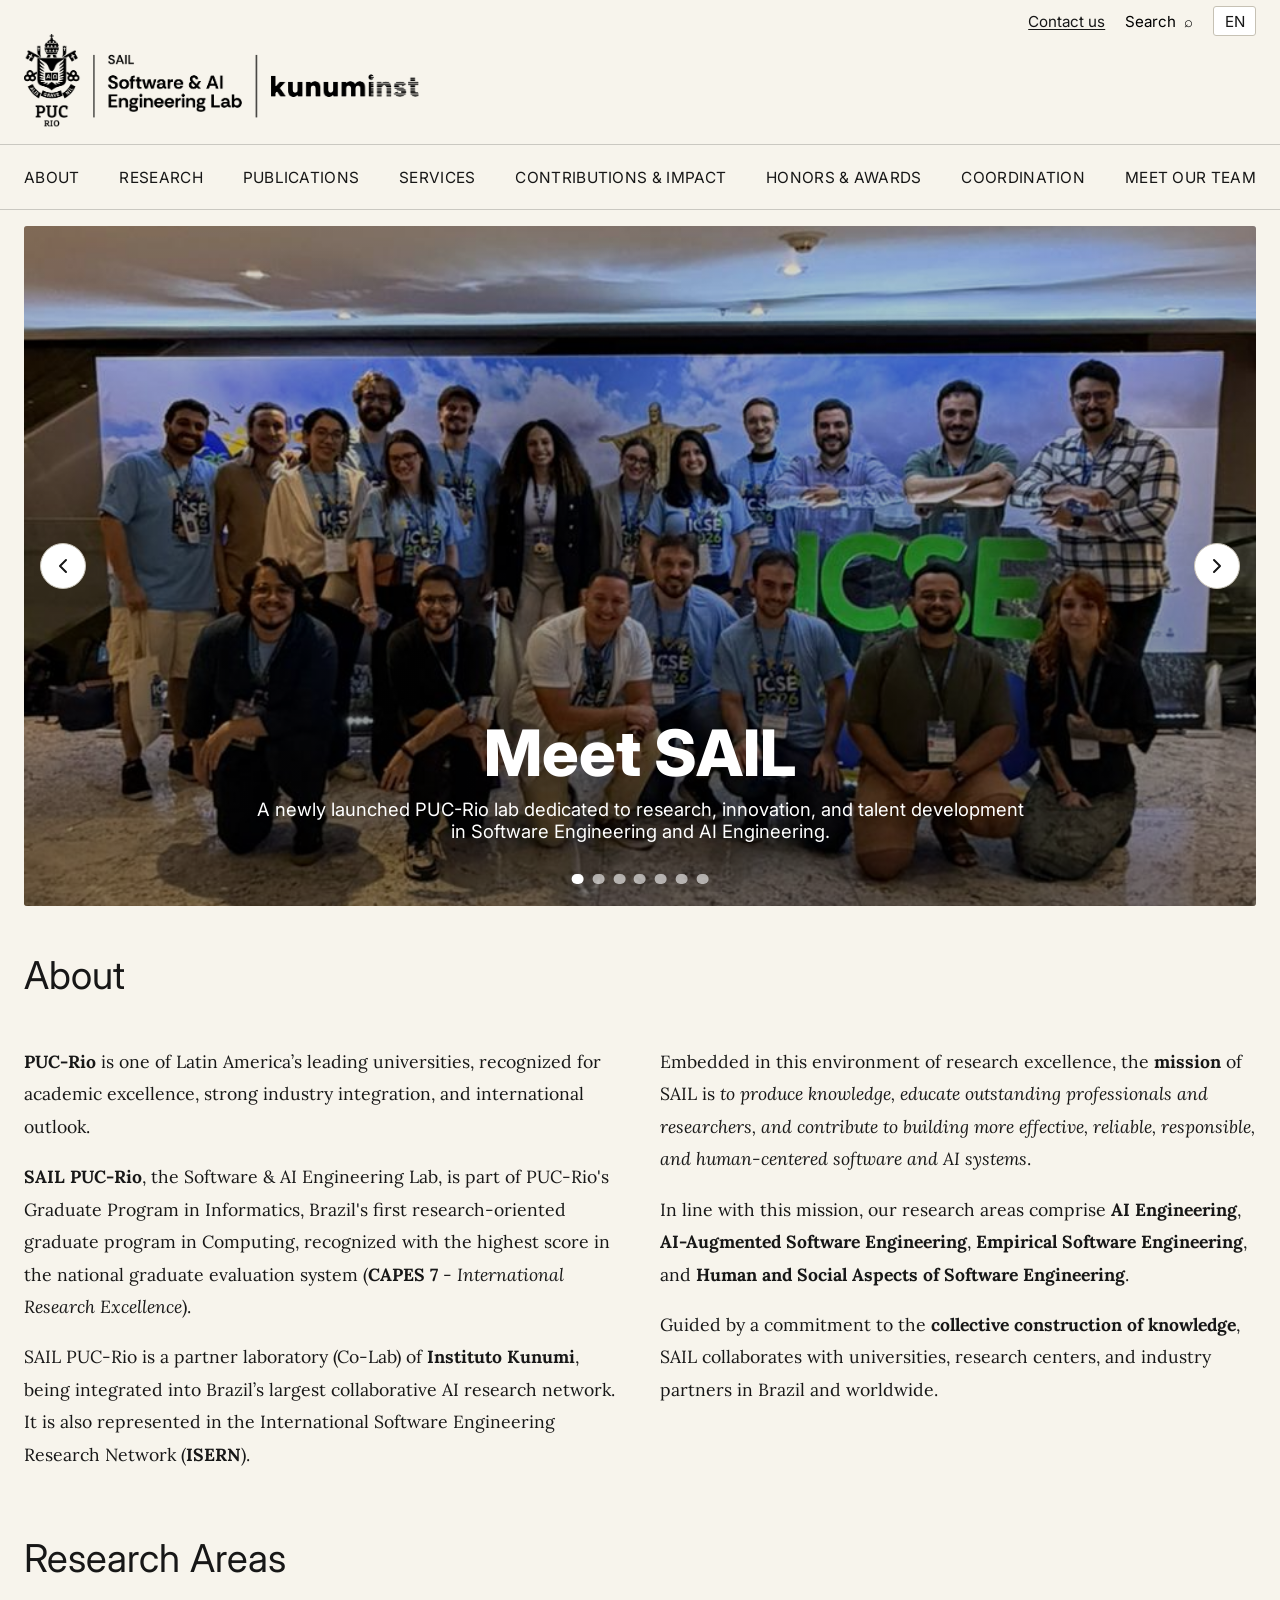
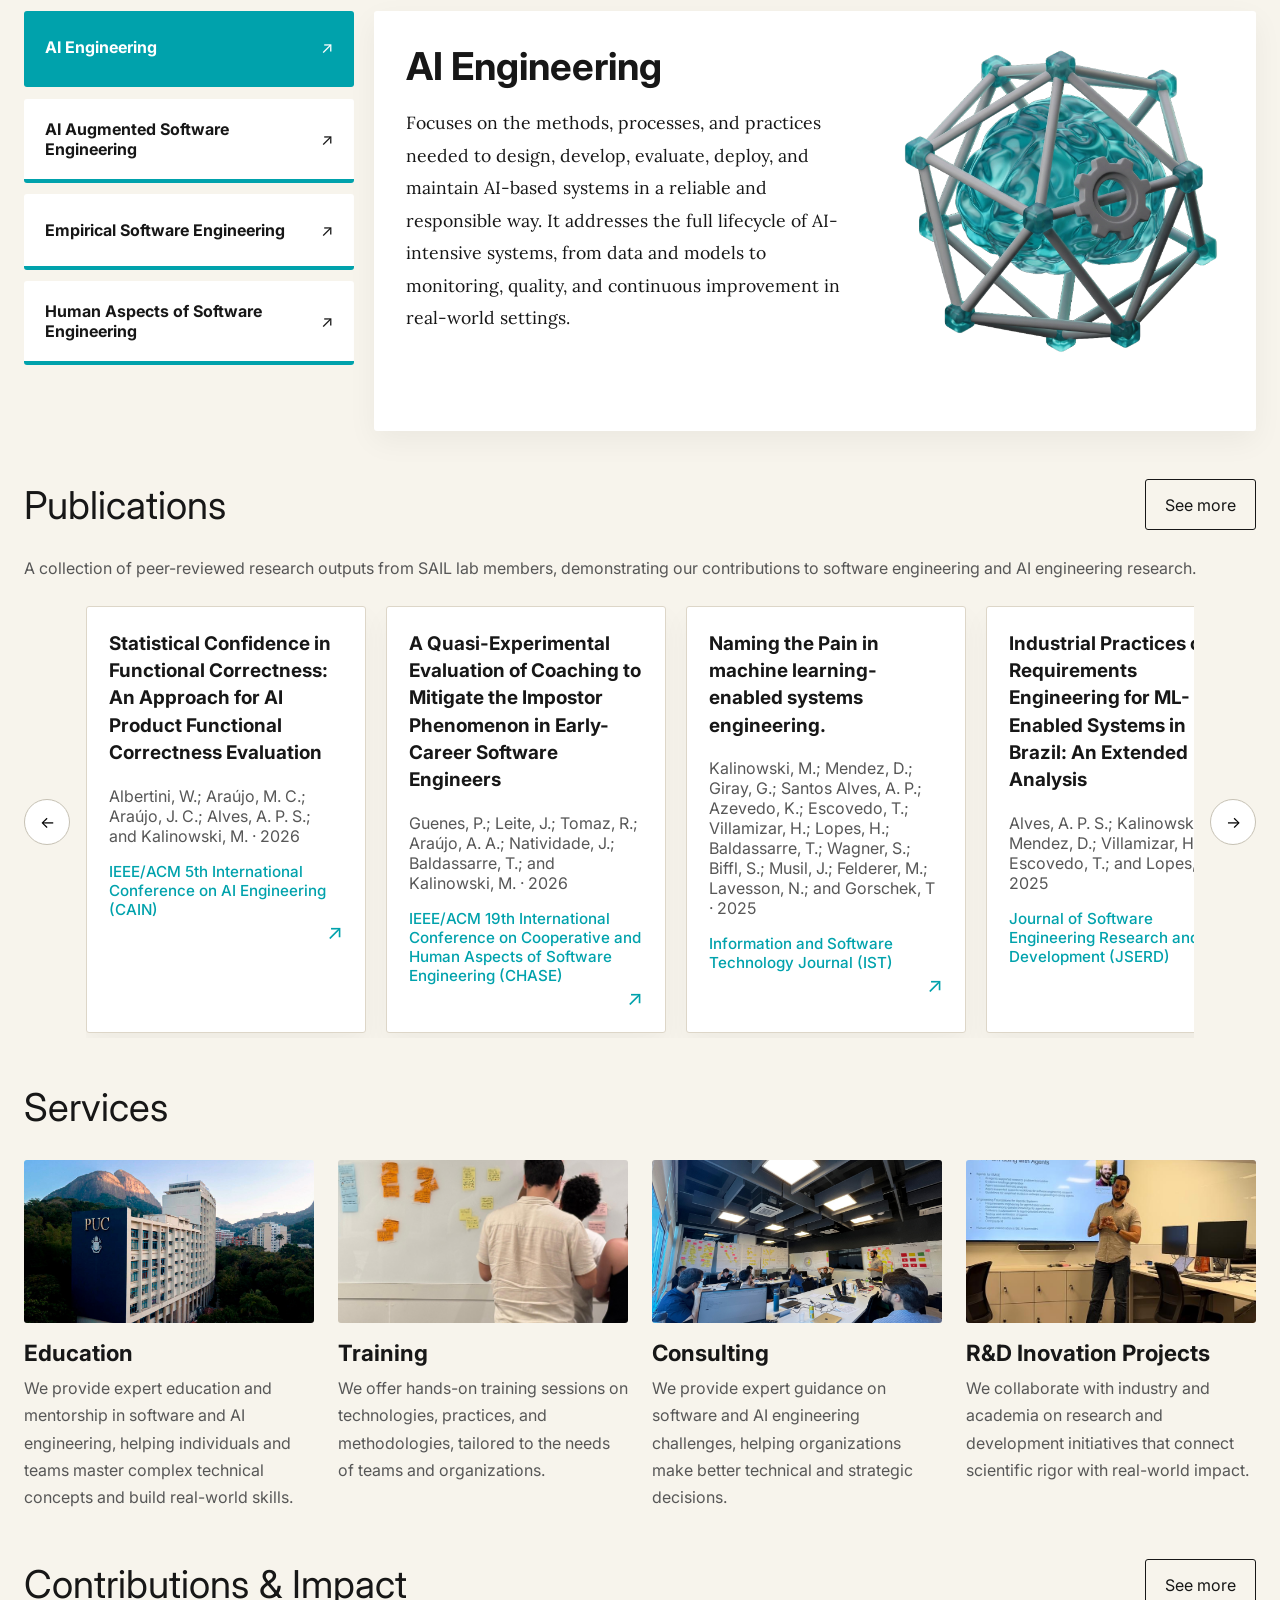
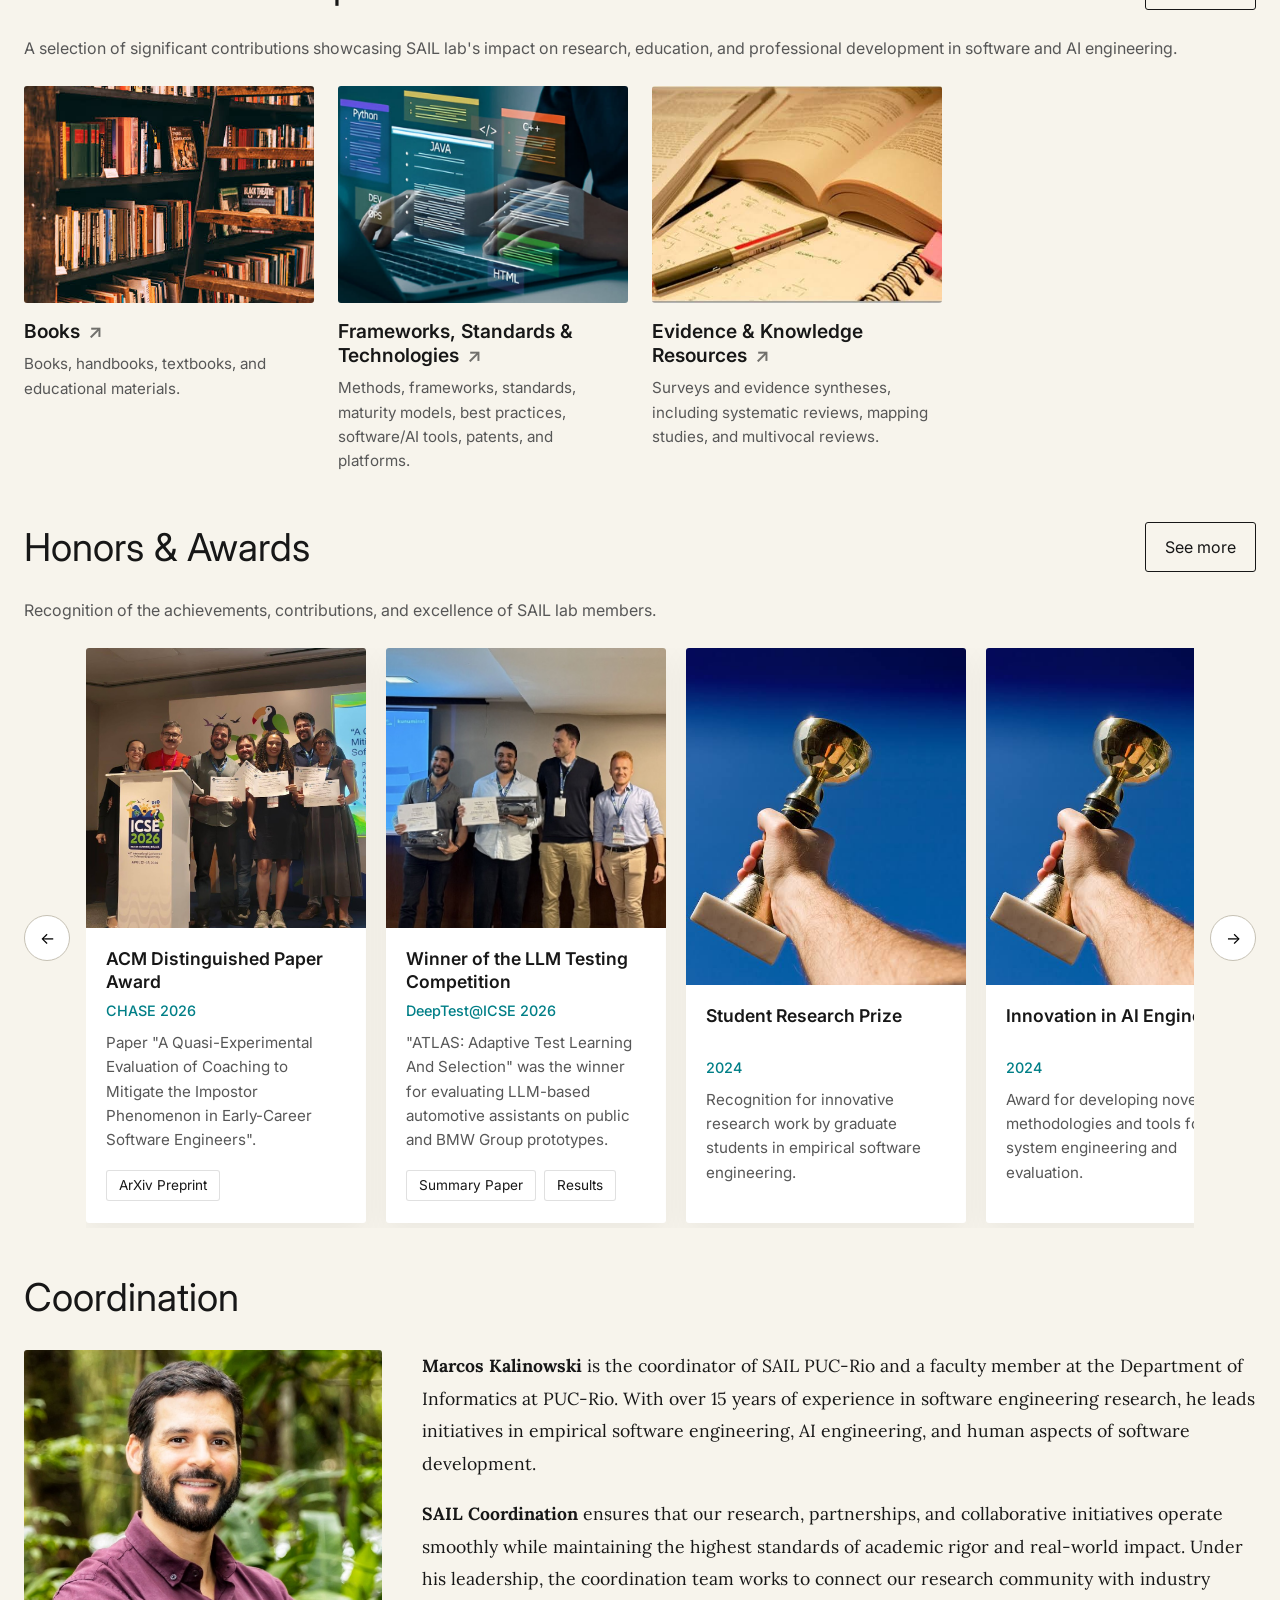
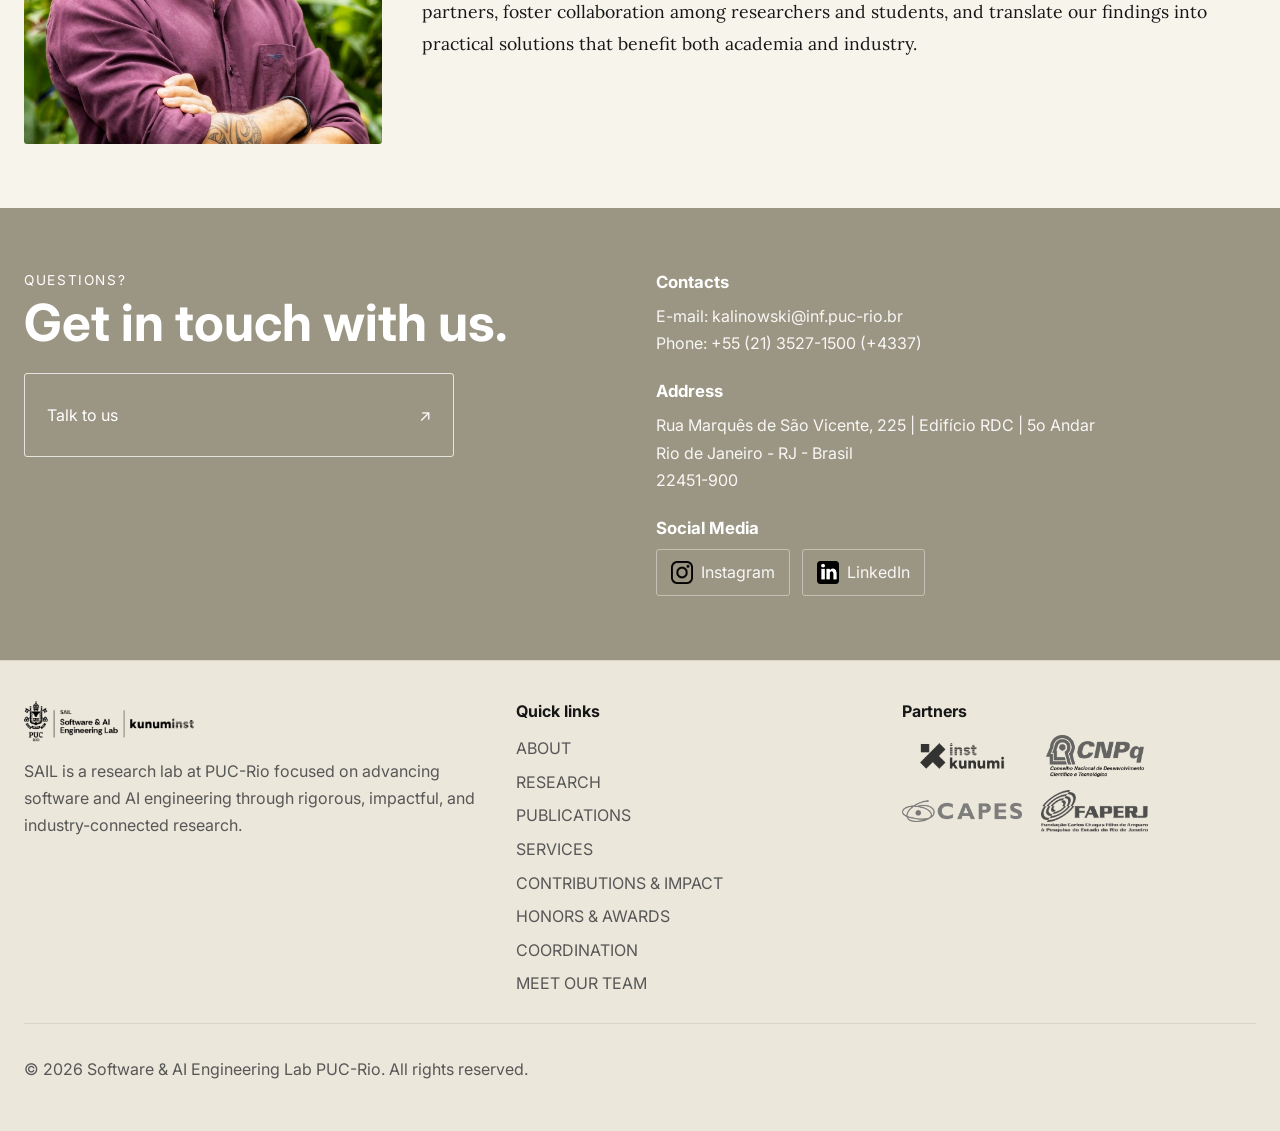
<file: index.html>
<!DOCTYPE html>
<html lang="en">
<head>
  <meta charset="UTF-8" />
  <meta name="viewport" content="width=device-width, initial-scale=1.0" />
  <title>Software & AI Engineering Lab</title>
  <meta name="description" content="Software & AI Engineering Lab from PUC-Rio." />
  <link rel="preconnect" href="https://fonts.googleapis.com">
  <link rel="preconnect" href="https://fonts.gstatic.com" crossorigin>
  <link href="https://fonts.googleapis.com/css2?family=Inter:wght@400;500;600;700;800&family=Lora:wght@400;500;600;700&display=swap" rel="stylesheet">
  <link rel="stylesheet" href="css/main.css" />
  <link rel="icon" type="image/x-icon" href="./images/favicon.ico">
</head>
<body data-page="home">
  <header class="site-header" id="top">
    <div class="utility-bar">
      <div class="container utility-bar__inner">
        <a class="utility-link" data-bind="topContactLabel" href="index.html#contact">Contact us</a>
        <button class="search-toggle" id="searchToggle" type="button" aria-expanded="false" aria-controls="searchBox">
          Search
          <span aria-hidden="true">⌕</span>
        </button>
        <div class="language-chip" id="languageChip">EN</div>
      </div>
      <div class="container search-box" id="searchBox" hidden>
        <input id="siteSearch" type="search" placeholder="Search sections, services, publications..." aria-label="Search site content">
        <div id="searchResults" class="search-results"></div>
      </div>
    </div>

    <div class="container branding-row">
      <div class="brand-group">
        <a class="brand-logo-link" id="institutionLink" href="index.html#top" rel="noreferrer">
          <img id="institutionLogo" class="brand-logo brand-logo--institution" src="./images/Logo.png" alt="Institution logo" />
        </a>
      </div>
      <button class="menu-toggle" id="menuToggle" type="button" aria-expanded="false" aria-controls="mainNav">
        Menu
      </button>
    </div>

    <div class="nav-wrap">
      <div class="container">
        <nav class="main-nav" id="mainNav" aria-label="Main navigation"></nav>
      </div>
    </div>
  </header>

  <main>
    <section class="hero-section section-spacing">
      <div class="container">
        <div class="hero-slider" id="heroSlider">
          <div class="hero-slides" id="heroSlides"></div>
          <div class="hero-dots" id="heroDots" aria-label="Hero slide navigation"></div>
        </div>
      </div>
    </section>

    <section class="section-spacing" id="about">
      <div class="container">
        <h2 class="section-title" data-bind="aboutTitle">About</h2>
        <div class="about-grid">
          <div class="rich-copy" id="aboutColumnOne"></div>
          <div class="rich-copy" id="aboutColumnTwo"></div>
        </div>
      </div>
    </section>

    <section class="section-spacing" id="research_area">
      <div class="container">
        <h2 class="section-title" data-bind="research_area_Title">Research Areas</h2>
        <div class="research_areas-layout">
          <div class="research_areas-tabs" id="research_area_Tabs" role="tablist" aria-label="research_areas areas"></div>
          <div class="research_areas-panel card card--soft" id="research_area_Panel"></div>
        </div>
      </div>
    </section>

    <section class="section-spacing" id="publications">
      <div class="container">
        <div class="section-heading-row">
          <h2 class="section-title" data-bind="publicationsTitle">Publications</h2>
          <a class="ghost-button" id="publicationsMoreLink" href="publications.html">See more</a>
        </div>
        <p class="other-section-intro" id="publicationsIntro"></p>
        <div class="content-slider-wrap">
          <button class="slider-arrow" type="button" data-slider="publications" data-direction="prev" aria-label="Previous publications">←</button>
          <div class="content-slider" id="publicationsSlider"></div>
          <button class="slider-arrow" type="button" data-slider="publications" data-direction="next" aria-label="Next publications">→</button>
        </div>
      </div>
    </section>

    <section class="section-spacing" id="services">
      <div class="container">
        <h2 class="section-title" data-bind="servicesTitle">Services</h2>
        <div class="services-grid" id="servicesGrid"></div>
      </div>
    </section>

    <section class="section-spacing" id="contributions">
      <div class="container">
        <div class="section-heading-row">
          <h2 class="section-title">Contributions & Impact</h2>
          <a class="ghost-button" id="contributionsMoreLink" href="contributions.html">See more</a>
        </div>
        <p class="other-section-intro" id="contributionsIntro"></p>
        <div class="contributions-slider" id="contributionsSlider"></div>
      </div>
    </section>

    <section class="section-spacing" id="honors">
      <div class="container">
        <div class="section-heading-row">
          <h2 class="section-title" data-bind="honorsTitle">Honors & Awards</h2>
          <a class="ghost-button" id="honorsMoreLink" href="honors-awards.html">See more</a>
        </div>
        <p class="other-section-intro" id="honorsIntro"></p>
        <div class="content-slider-wrap">
          <button class="slider-arrow" type="button" data-slider="honors" data-direction="prev" aria-label="Previous honors">←</button>
          <div class="content-slider" id="honorsSlider"></div>
          <button class="slider-arrow" type="button" data-slider="honors" data-direction="next" aria-label="Next honors">→</button>
        </div>
      </div>
    </section>

    <section class="section-spacing" id="coordination">
      <div class="container">
        <h2 class="section-title" data-bind="coordinationTitle">Coordination</h2>
        <div class="coordination-grid">
          <div id="coordinationImage"></div>
          <div class="rich-copy" id="coordinationDescription"></div>
        </div>
      </div>
    </section>

    <!-- <section class="section-spacing" id="news">
      <div class="container">
        <div class="section-heading-row">
          <h2 class="section-title" data-bind="newsTitle">News</h2>
          <a class="ghost-button" id="newsMoreLink" href="#">See more</a>
        </div>
        <div class="content-slider-wrap">
          <button class="slider-arrow" type="button" data-slider="news" data-direction="prev" aria-label="Previous news">←</button>
          <div class="content-slider" id="newsSlider"></div>
          <button class="slider-arrow" type="button" data-slider="news" data-direction="next" aria-label="Next news">→</button>
        </div>
      </div>
    </section> -->

    <section class="contact-band" id="contact">
      <div class="container contact-band__inner">
        <div class="contact-callout">
          <p class="eyebrow" data-bind="contactEyebrow">Questions?</p>
          <h2 class="contact-title" data-bind="contactTitle">Get in touch with us.</h2>
          <a class="contact-cta" id="contactPrimaryLink" href="#">
            <span id="contactPrimaryLabel">Talk to us</span>
            <span aria-hidden="true">↗</span>
          </a>
        </div>
        <div class="contact-details" id="contactDetails"></div>
      </div>
    </section>
  </main>

  <footer class="site-footer">
    <div class="container footer-grid">
      <div>
        <img id="footerLogo" class="footer-logo" src="" alt="Footer logo" />
        <p class="footer-copy" id="footerDescription"></p>
      </div>
      <div>
        <h3 class="footer-heading">Quick links</h3>
        <div class="footer-links" id="footerLinks"></div>
      </div>
      <div>
        <h3 class="footer-heading">Partners</h3>
        <div class="partner-logos" id="partnerLogos"></div>
      </div>
    </div>
    <div class="container footer-bottom">
      <p id="footerCopyright"></p>
    </div>
  </footer>

  <template id="navLinkTemplate"><a class="main-nav__link"></a></template>
  <template id="serviceCardTemplate">
    <article class="service-card">
      <div class="service-card__image-wrap"><img class="service-card__image" alt=""></div>
      <div class="service-card__content">
        <h3 class="service-card__title"></h3>
        <p class="service-card__text"></p>
      </div>
    </article>
  </template>
  <template id="publicationCardTemplate">
    <a class="content-card content-card--compact" target="_blank" rel="noopener noreferrer">
      <div class="content-card__body">
        <h3 class="content-card__title"></h3>
        <p class="content-card__meta"></p>
        <p class="content-card__venue"></p>
      </div>
      <div class="content-card__icon">↗</div>
    </a>
  </template>
  <!-- <template id="newsCardTemplate">
    <a class="news-card" target="_blank" rel="noopener noreferrer">
      <div class="news-card__image-wrap"><img class="news-card__image" alt=""></div>
      <div class="news-card__content">
        <h3 class="news-card__title"></h3>
        <p class="news-card__excerpt"></p>
      </div>
    </a>
  </template> -->

  <script src="./js/script.js" defer></script>
</body>
</html>
</file>
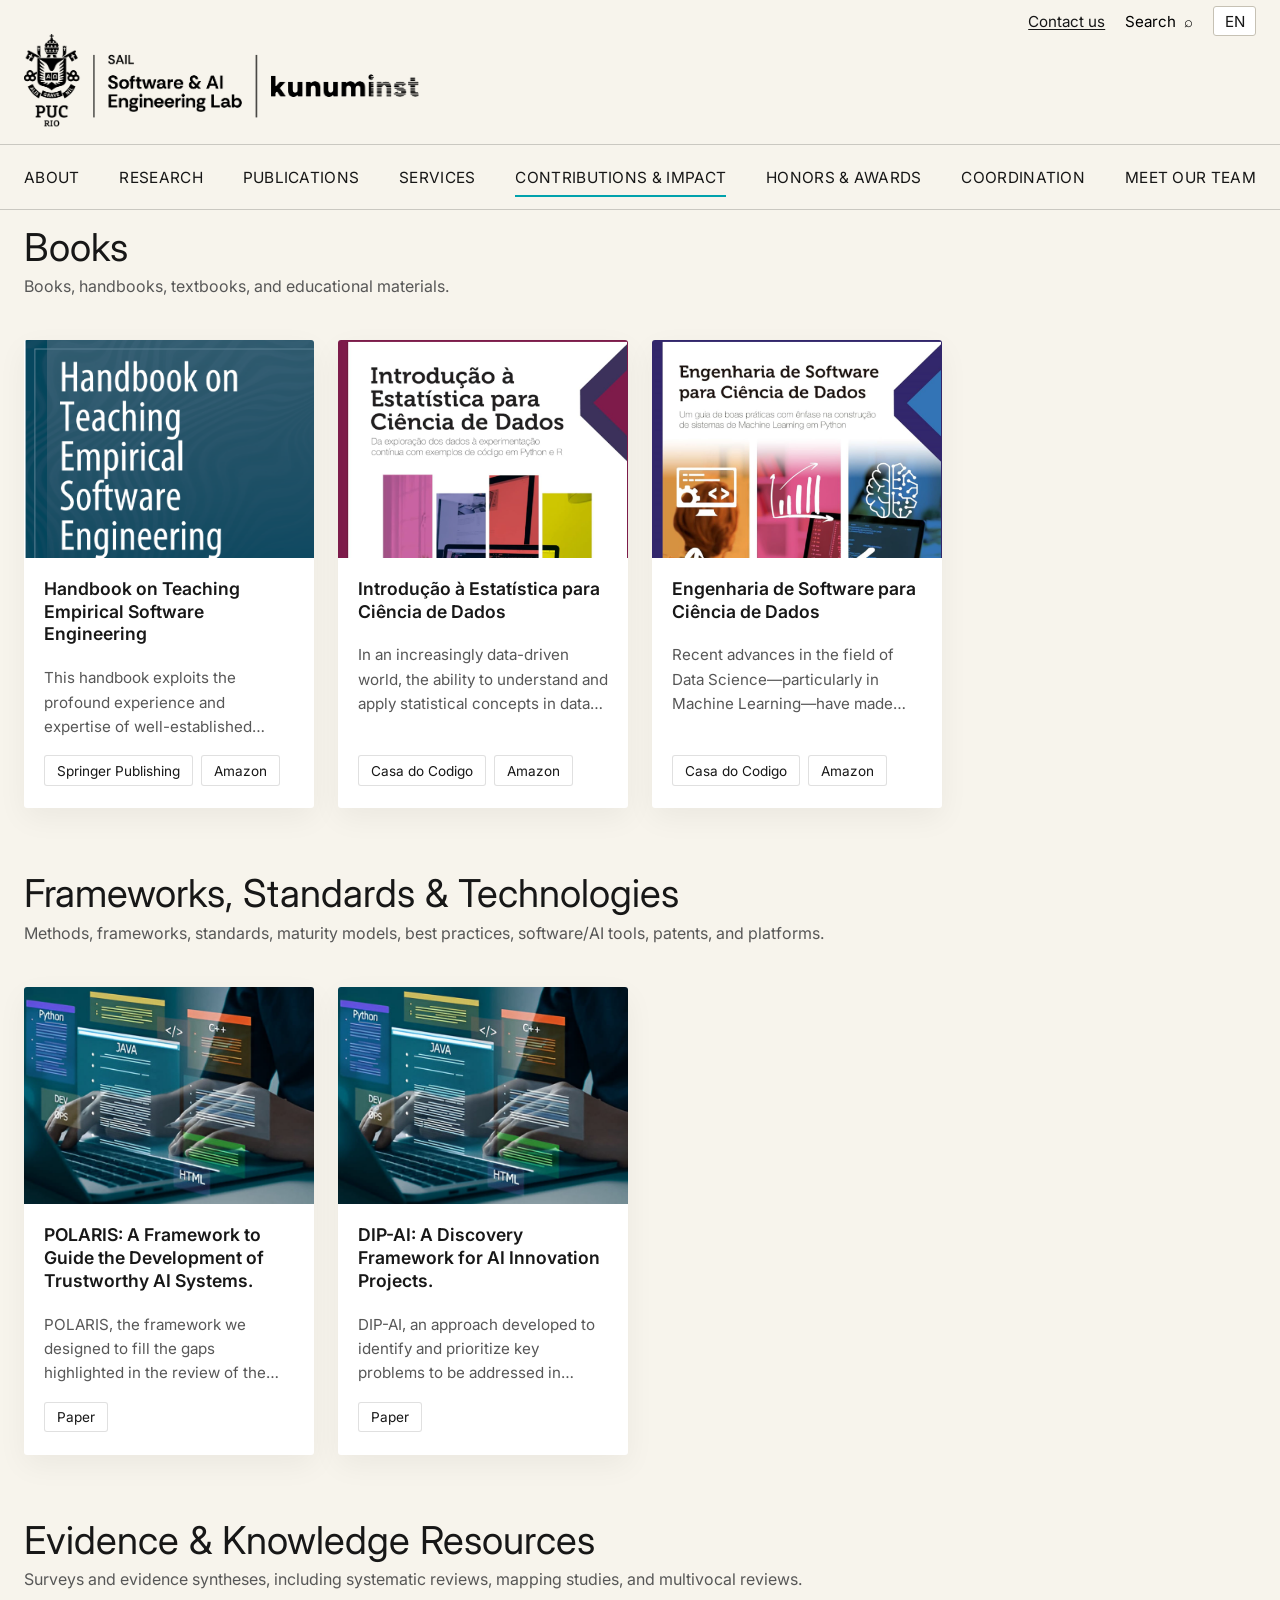
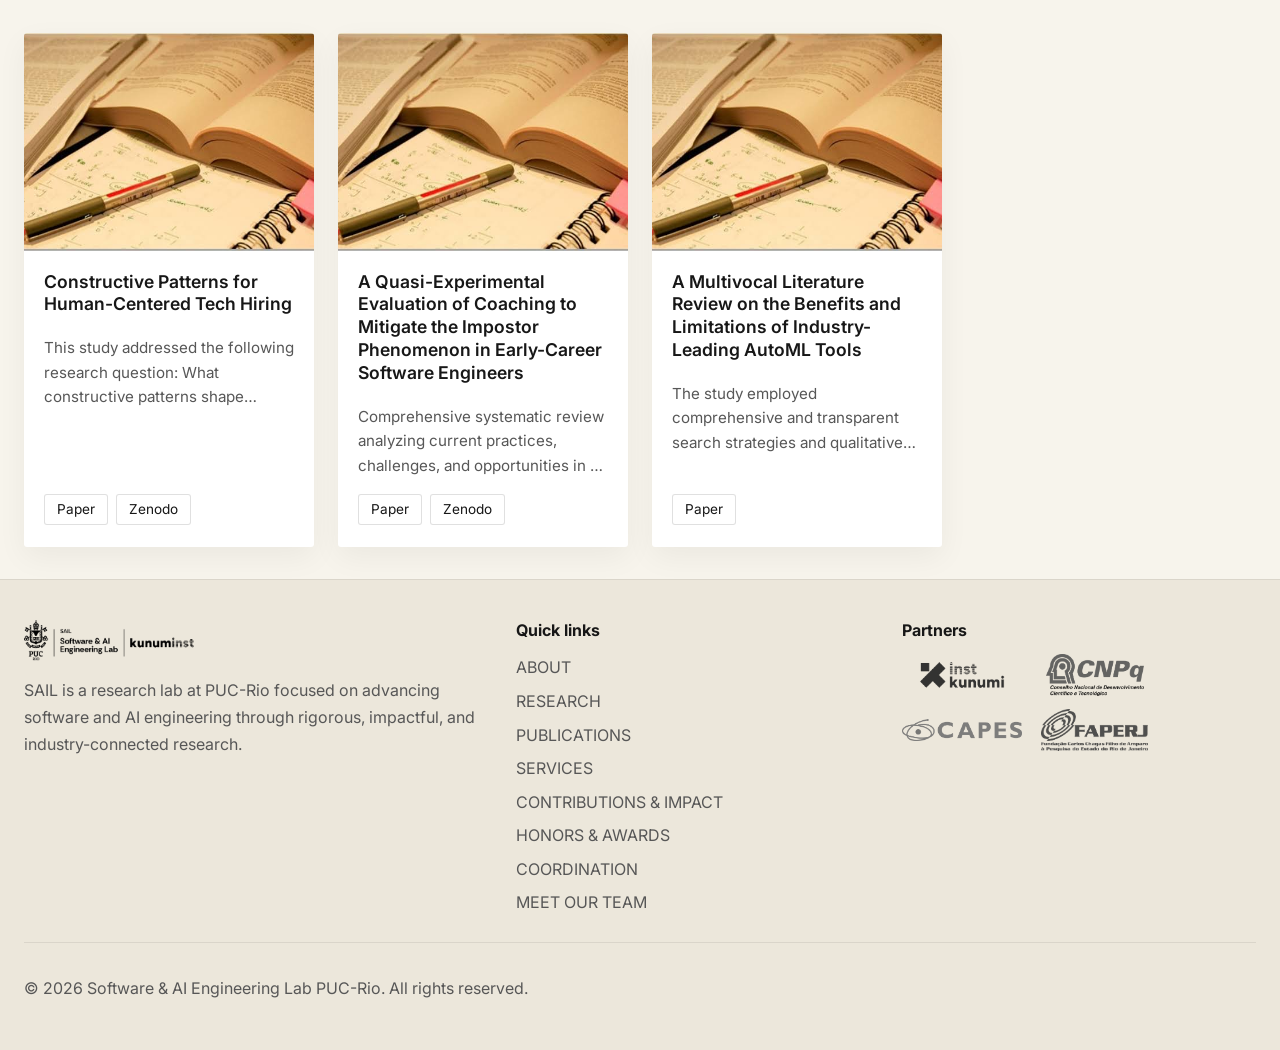
<file: contributions.html>
<!DOCTYPE html>
<html lang="en">
<head>
  <meta charset="UTF-8" />
  <meta name="viewport" content="width=device-width, initial-scale=1.0" />
  <title>Contributions & Impact · SAIL PUC-Rio</title>
  <meta name="description" content="Contributions and impact of SAIL PUC-Rio." />
  <link rel="preconnect" href="https://fonts.googleapis.com">
  <link rel="preconnect" href="https://fonts.gstatic.com" crossorigin>
  <link href="https://fonts.googleapis.com/css2?family=Inter:wght@400;500;600;700;800&family=Lora:wght@400;500;600;700&display=swap" rel="stylesheet">
  <link rel="stylesheet" href="css/main.css" />
  <link rel="icon" type="image/x-icon" href="./images/favicon.ico">
</head>
<body data-page="contributions">
  <header class="site-header" id="top">
    <div class="utility-bar">
      <div class="container utility-bar__inner">
        <a class="utility-link" data-bind="topContactLabel" href="index.html#contact">Contact us</a>
        <button class="search-toggle" id="searchToggle" type="button" aria-expanded="false" aria-controls="searchBox">
          Search
          <span aria-hidden="true">⌕</span>
        </button>
        <div class="language-chip" id="languageChip">EN</div>
      </div>
      <div class="container search-box" id="searchBox" hidden>
        <input id="siteSearch" type="search" placeholder="Search contributions, categories, and resources..." aria-label="Search site content">
        <div id="searchResults" class="search-results"></div>
      </div>
    </div>

    <div class="container branding-row">
      <div class="brand-group">
        <a class="brand-logo-link" id="institutionLink" href="index.html#top" rel="noreferrer">
          <img id="institutionLogo" class="brand-logo brand-logo--institution" src="./images/Logo.png" alt="Institution logo" />
        </a>
      </div>
      <button class="menu-toggle" id="menuToggle" type="button" aria-expanded="false" aria-controls="mainNav">Menu</button>
    </div>

    <div class="nav-wrap">
      <div class="container">
        <nav class="main-nav" id="mainNav" aria-label="Main navigation"></nav>
      </div>
    </div>
  </header>

  <main>

    <section class="section-spacing">
      <div class="container" id="contributionGroups"></div>
    </section>

  </main>

  <footer class="site-footer">
    <div class="container footer-grid">
      <div>
        <img id="footerLogo" class="footer-logo" src="" alt="Footer logo" />
        <p class="footer-copy" id="footerDescription"></p>
      </div>
      <div>
        <h3 class="footer-heading">Quick links</h3>
        <div class="footer-links" id="footerLinks"></div>
      </div>
      <div>
        <h3 class="footer-heading">Partners</h3>
        <div class="partner-logos" id="partnerLogos"></div>
      </div>
    </div>
    <div class="container footer-bottom">
      <p id="footerCopyright"></p>
    </div>
  </footer>

  <template id="navLinkTemplate"><a class="main-nav__link"></a></template>

  <script src="./js/script.js" defer></script>
</body>
</html>
</file>
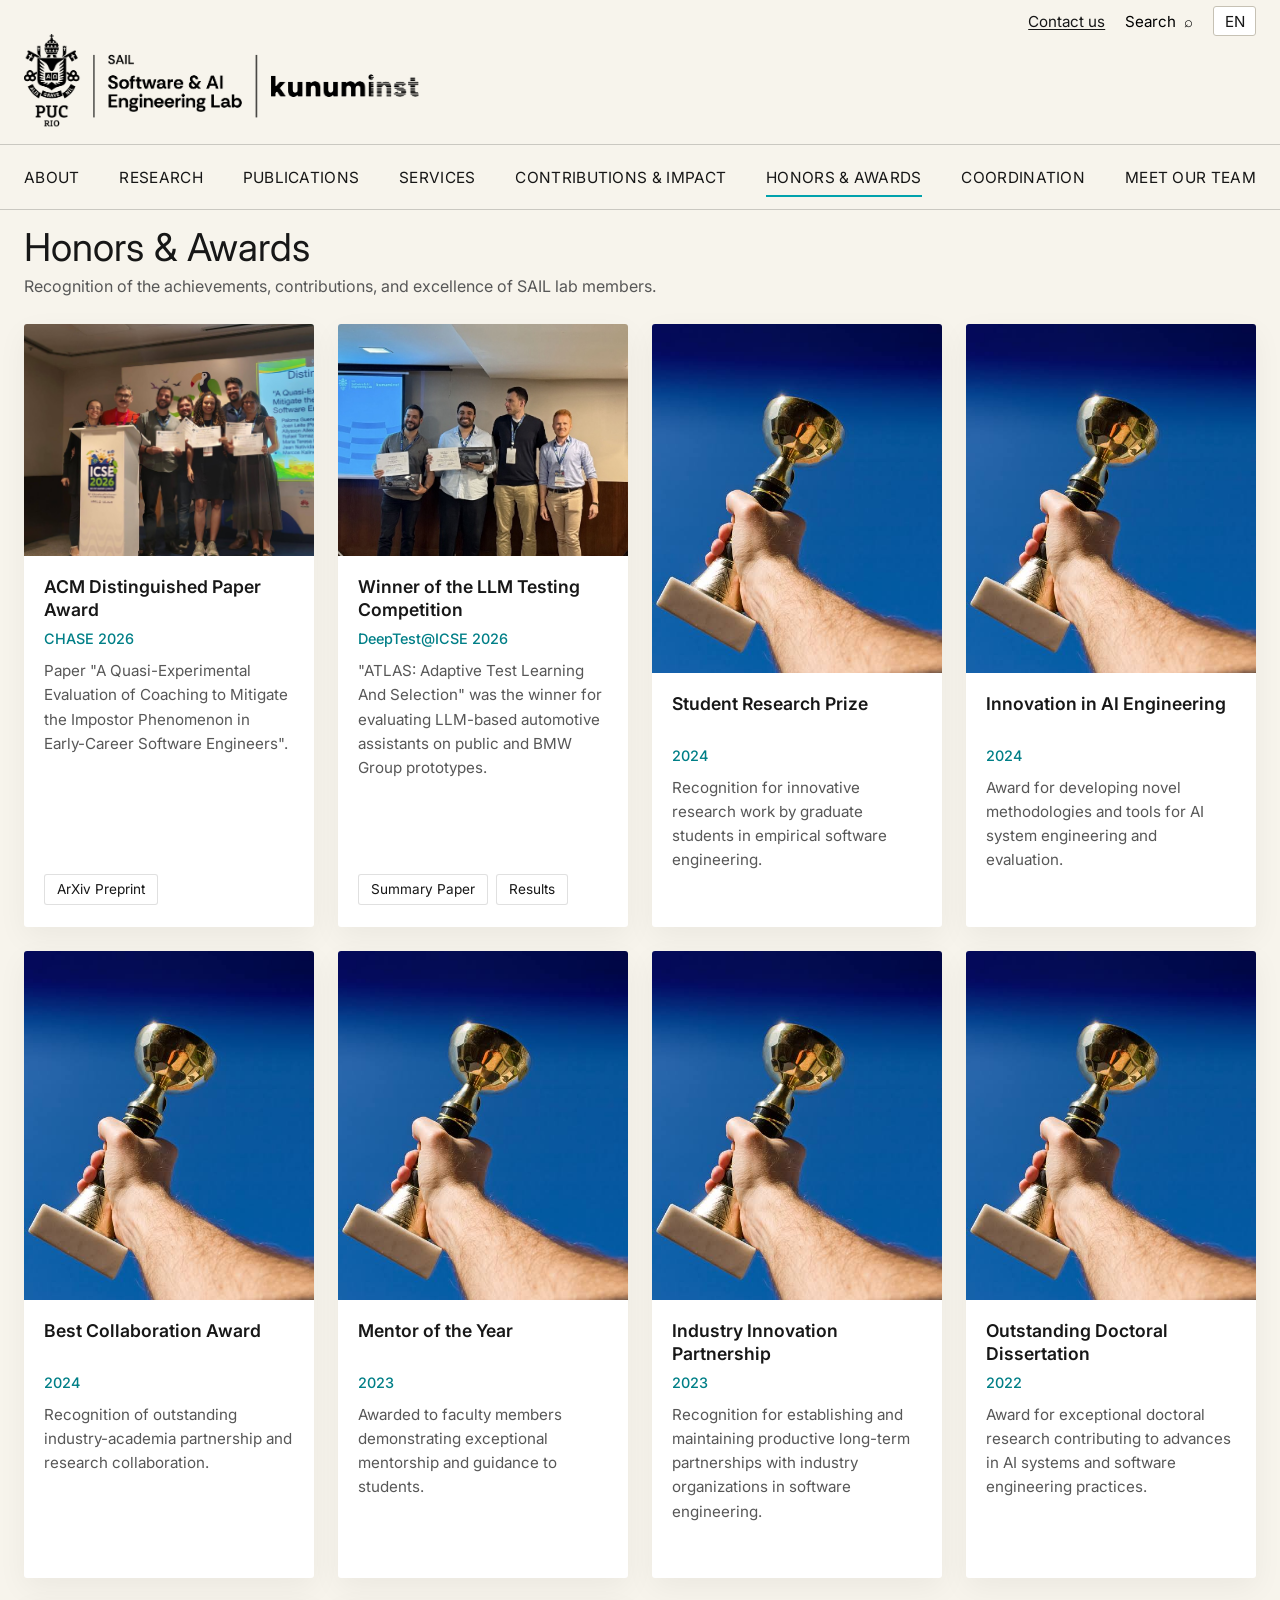
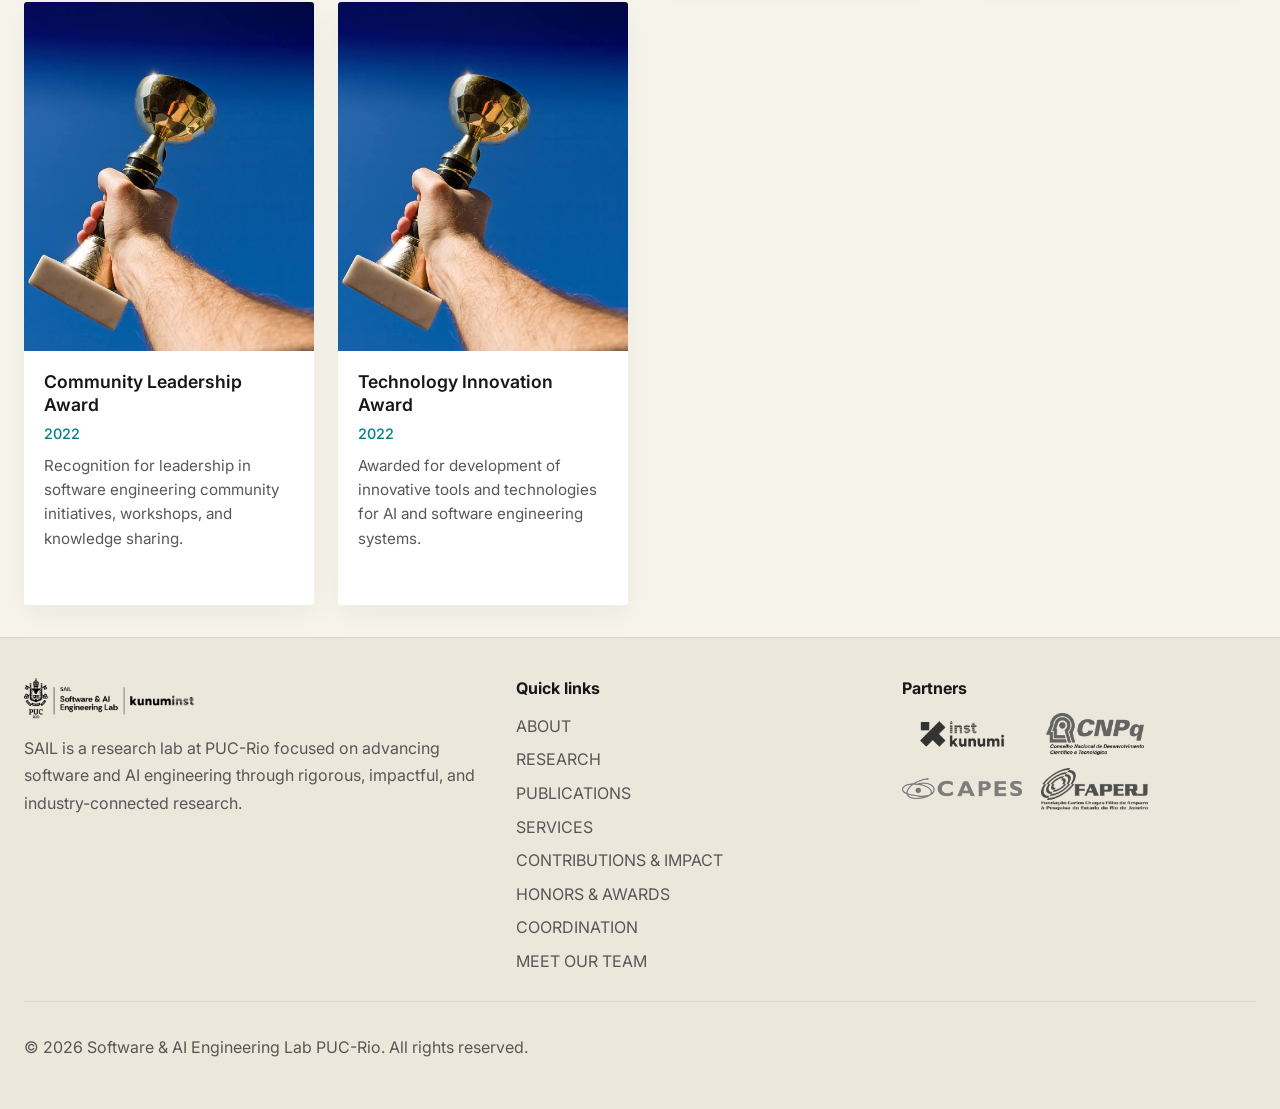
<file: honors-awards.html>
<!DOCTYPE html>
<html lang="en">
<head>
  <meta charset="UTF-8" />
  <meta name="viewport" content="width=device-width, initial-scale=1.0" />
  <title>Honors & Awards · SAIL PUC-Rio</title>
  <meta name="description" content="Honors and awards of SAIL PUC-Rio." />
  <link rel="preconnect" href="https://fonts.googleapis.com">
  <link rel="preconnect" href="https://fonts.gstatic.com" crossorigin>
  <link href="https://fonts.googleapis.com/css2?family=Inter:wght@400;500;600;700;800&family=Lora:wght@400;500;600;700&display=swap" rel="stylesheet">
  <link rel="stylesheet" href="css/main.css" />
  <link rel="icon" type="image/x-icon" href="./images/favicon.ico">
</head>
<body data-page="honors">
  <header class="site-header" id="top">
    <div class="utility-bar">
      <div class="container utility-bar__inner">
        <a class="utility-link" data-bind="topContactLabel" href="index.html#contact">Contact us</a>
        <button class="search-toggle" id="searchToggle" type="button" aria-expanded="false" aria-controls="searchBox">
          Search
          <span aria-hidden="true">⌕</span>
        </button>
        <div class="language-chip" id="languageChip">EN</div>
      </div>
      <div class="container search-box" id="searchBox" hidden>
        <input id="siteSearch" type="search" placeholder="Search honors, awards, and achievements..." aria-label="Search site content">
        <div id="searchResults" class="search-results"></div>
      </div>
    </div>

    <div class="container branding-row">
      <div class="brand-group">
        <a class="brand-logo-link" id="institutionLink" href="index.html#top" rel="noreferrer">
          <img id="institutionLogo" class="brand-logo brand-logo--institution" src="./images/Logo.png" alt="Institution logo" />
        </a>
      </div>
      <button class="menu-toggle" id="menuToggle" type="button" aria-expanded="false" aria-controls="mainNav">Menu</button>
    </div>

    <div class="nav-wrap">
      <div class="container">
        <nav class="main-nav" id="mainNav" aria-label="Main navigation"></nav>
      </div>
    </div>
  </header>

  <main>
    <section class="section-spacing" id="honorsIntro">
      <div class="container">
        <div class="section-heading-row">
          <div>
            <h1 class="section-title" id="honorsPageTitle">Honors & Awards</h1>
            <p class="section-intro" id="honorsPageIntro"></p>
          </div>
        </div>
      </div>
    </section>

    <section class="section-spacing" id="honorsList">
      <div class="container" id="honorsContainer"></div>
    </section>
  </main>

  <footer class="site-footer">
    <div class="container footer-grid">
      <div>
        <img id="footerLogo" class="footer-logo" src="" alt="Footer logo" />
        <p class="footer-copy" id="footerDescription"></p>
      </div>
      <div>
        <h3 class="footer-heading">Quick links</h3>
        <div class="footer-links" id="footerLinks"></div>
      </div>
      <div>
        <h3 class="footer-heading">Partners</h3>
        <div class="partner-logos" id="partnerLogos"></div>
      </div>
    </div>
    <div class="container footer-bottom">
      <p id="footerCopyright"></p>
    </div>
  </footer>

  <template id="navLinkTemplate"><a class="main-nav__link"></a></template>

  <script src="./js/script.js" defer></script>
</body>
</html>
</file>
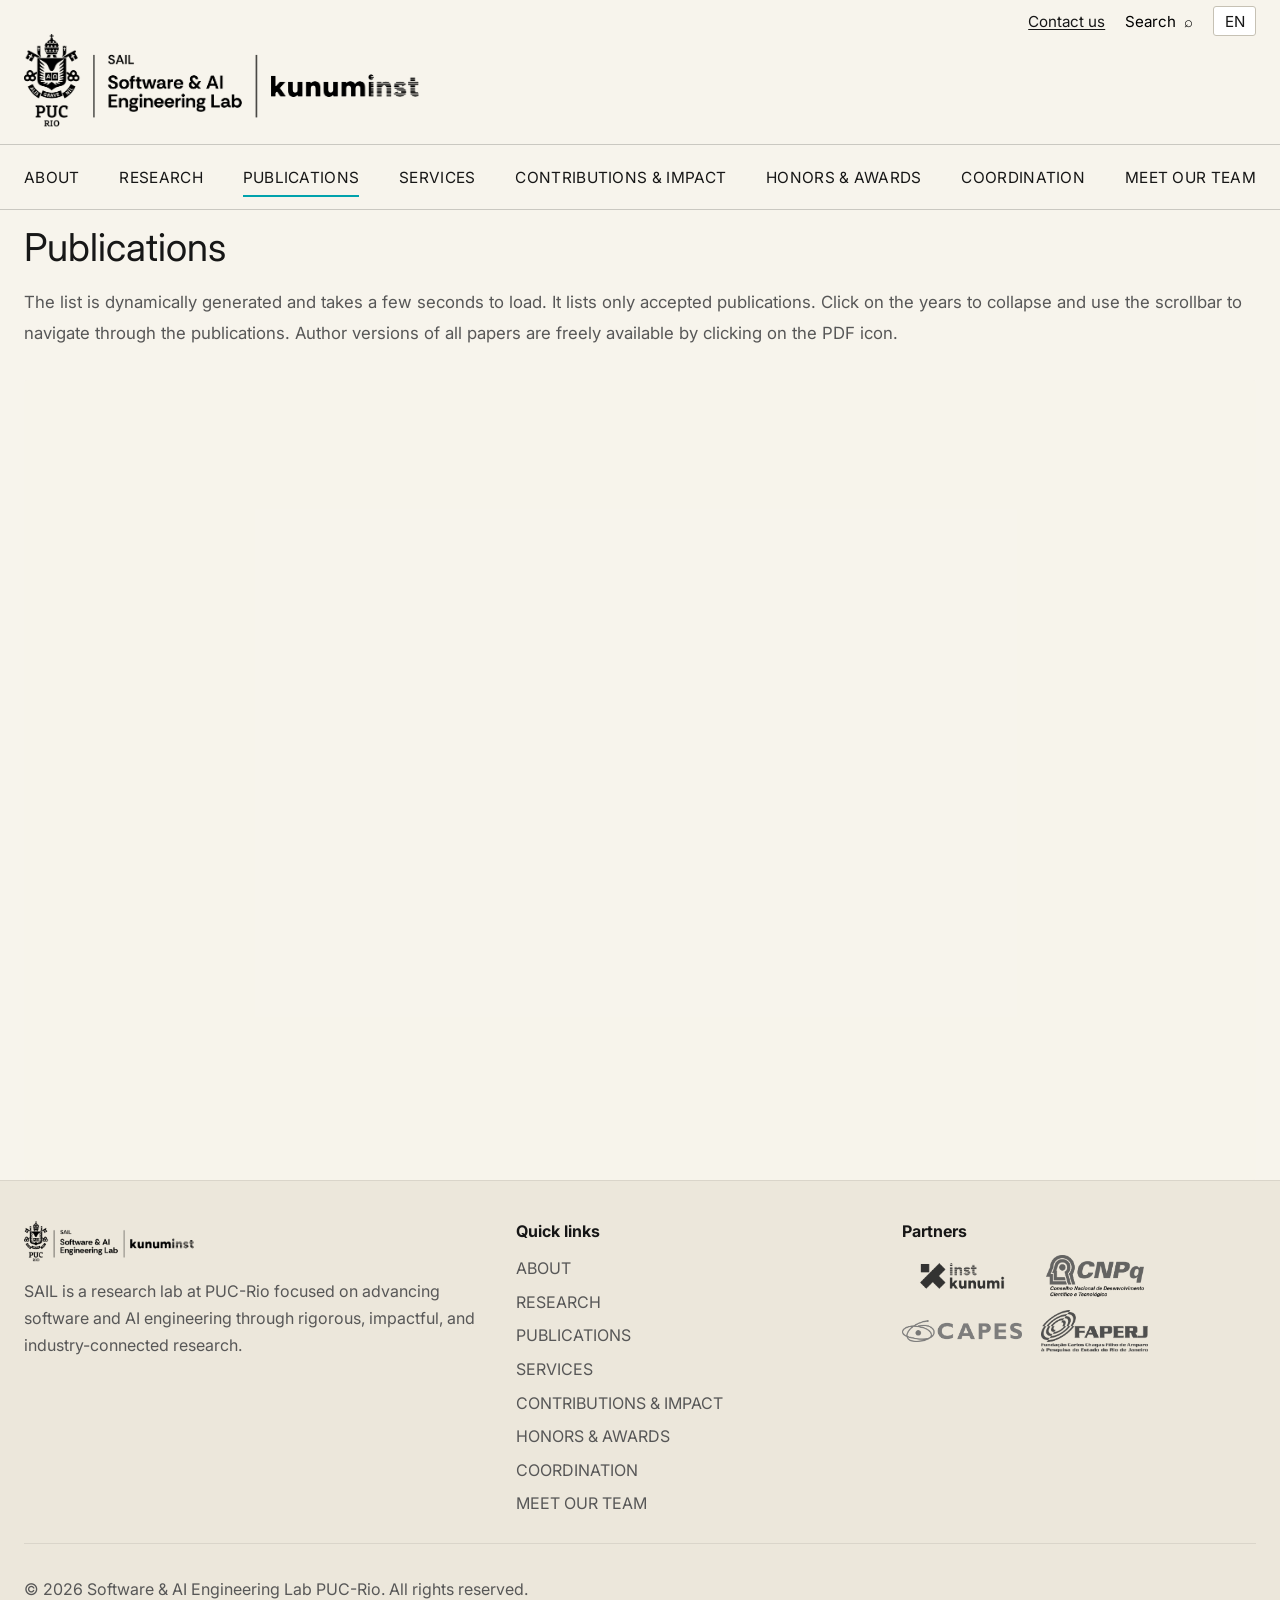
<file: publications.html>
<!DOCTYPE html>
<html lang="en">
<head>
  <meta charset="UTF-8" />
  <meta name="viewport" content="width=device-width, initial-scale=1.0" />
  <title>Publications · SAIL PUC-Rio</title>
  <meta name="description" content="Publications page for SAIL PUC-Rio." />
  <link rel="preconnect" href="https://fonts.googleapis.com">
  <link rel="preconnect" href="https://fonts.gstatic.com" crossorigin>
  <link href="https://fonts.googleapis.com/css2?family=Inter:wght@400;500;600;700;800&family=Lora:wght@400;500;600;700&display=swap" rel="stylesheet">
  <link rel="stylesheet" href="css/main.css" />
  <link rel="icon" type="image/x-icon" href="./images/favicon.ico">
</head>
<body data-page="publications">
  <header class="site-header" id="top">
    <div class="utility-bar">
      <div class="container utility-bar__inner">
        <a class="utility-link" data-bind="topContactLabel" href="index.html#contact">Contact us</a>
        <button class="search-toggle" id="searchToggle" type="button" aria-expanded="false" aria-controls="searchBox">
          Search
          <span aria-hidden="true">⌕</span>
        </button>
        <div class="language-chip" id="languageChip">EN</div>
      </div>
      <div class="container search-box" id="searchBox" hidden>
        <input id="siteSearch" type="search" placeholder="Search publications and sections..." aria-label="Search site content">
        <div id="searchResults" class="search-results"></div>
      </div>
    </div>

    <div class="container branding-row">
      <div class="brand-group">
        <a class="brand-logo-link" id="institutionLink" href="index.html#top" rel="noreferrer">
          <img id="institutionLogo" class="brand-logo brand-logo--institution" src="./images/Logo.png" alt="Institution logo" />
        </a>
      </div>
      <button class="menu-toggle" id="menuToggle" type="button" aria-expanded="false" aria-controls="mainNav">Menu</button>
    </div>

    <div class="nav-wrap">
      <div class="container">
        <nav class="main-nav" id="mainNav" aria-label="Main navigation"></nav>
      </div>
    </div>
  </header>

  <main>
    <section class="page-hero section-spacing" id="publicationsHero">
      <div class="container page-hero">
        <div class="page-hero__content">
          <h2 class="section-title" id="publicationsPageTitle">Publications</h2>
          <p class="page-intro" id="publicationsPageIntro"></p>
        </div>
      </div>
    </section>

    <section class="section" id="bibbaseSection">
      <div class="container">
        <div class="bibbase-shell card card--soft">
          <iframe id="bibbaseMount" src="./bibbase.html" style="width: 100%; border: none; background: transparent; min-height: 800px; display: block;" scrolling="no"></iframe>
        </div>
      </div>
    </section>
  </main>

  <footer class="site-footer">
    <div class="container footer-grid">
      <div>
        <img id="footerLogo" class="footer-logo" src="" alt="Footer logo" />
        <p class="footer-copy" id="footerDescription"></p>
      </div>
      <div>
        <h3 class="footer-heading">Quick links</h3>
        <div class="footer-links" id="footerLinks"></div>
      </div>
      <div>
        <h3 class="footer-heading">Partners</h3>
        <div class="partner-logos" id="partnerLogos"></div>
      </div>
    </div>
    <div class="container footer-bottom">
      <p id="footerCopyright"></p>
    </div>
  </footer>

  <template id="navLinkTemplate"><a class="main-nav__link"></a></template>

  <script src="./js/script.js" defer></script>
</body>
</html>
</file>
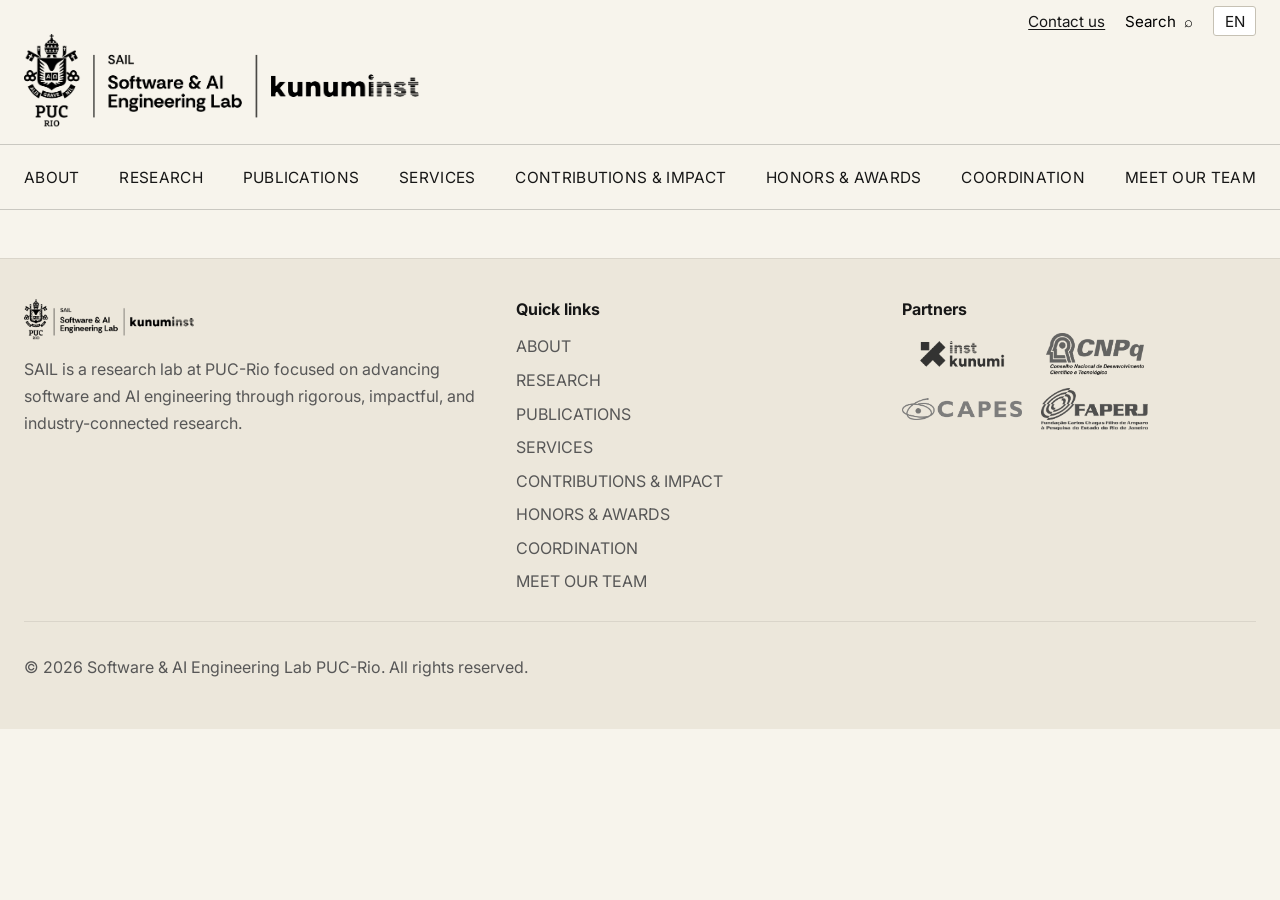
<file: services.html>
<!DOCTYPE html>
<html lang="en">
<head>
  <meta charset="UTF-8" />
  <meta name="viewport" content="width=device-width, initial-scale=1.0" />
  <title>Services · SAIL PUC-Rio</title>
  <meta name="description" content="Services of SAIL PUC-Rio." />
  <link rel="preconnect" href="https://fonts.googleapis.com">
  <link rel="preconnect" href="https://fonts.gstatic.com" crossorigin>
  <link href="https://fonts.googleapis.com/css2?family=Inter:wght@400;500;600;700;800&family=Lora:wght@400;500;600;700&display=swap" rel="stylesheet">
  <link rel="stylesheet" href="css/main.css" />
  <link rel="icon" type="image/x-icon" href="./images/favicon.ico">
</head>
<body data-page="services">
  <header class="site-header" id="top">
    <div class="utility-bar">
      <div class="container utility-bar__inner">
        <a class="utility-link" data-bind="topContactLabel" href="index.html#contact">Contact us</a>
        <button class="search-toggle" id="searchToggle" type="button" aria-expanded="false" aria-controls="searchBox">
          Search
          <span aria-hidden="true">⌕</span>
        </button>
        <div class="language-chip" id="languageChip">EN</div>
      </div>
      <div class="container search-box" id="searchBox" hidden>
        <input id="siteSearch" type="search" placeholder="Search contributions, categories, and resources..." aria-label="Search site content">
        <div id="searchResults" class="search-results"></div>
      </div>
    </div>

    <div class="container branding-row">
      <div class="brand-group">
        <a class="brand-logo-link" id="institutionLink" href="index.html#top" rel="noreferrer">
          <img id="institutionLogo" class="brand-logo brand-logo--institution" src="./images/Logo.png" alt="Institution logo" />
        </a>
      </div>
      <button class="menu-toggle" id="menuToggle" type="button" aria-expanded="false" aria-controls="mainNav">Menu</button>
    </div>

    <div class="nav-wrap">
      <div class="container">
        <nav class="main-nav" id="mainNav" aria-label="Main navigation"></nav>
      </div>
    </div>
  </header>

  <main>

    <section class="section-spacing">
      <div class="container" id="servicesPage"></div>
    </section>

  </main>

  <footer class="site-footer">
    <div class="container footer-grid">
      <div>
        <img id="footerLogo" class="footer-logo" src="" alt="Footer logo" />
        <p class="footer-copy" id="footerDescription"></p>
      </div>
      <div>
        <h3 class="footer-heading">Quick links</h3>
        <div class="footer-links" id="footerLinks"></div>
      </div>
      <div>
        <h3 class="footer-heading">Partners</h3>
        <div class="partner-logos" id="partnerLogos"></div>
      </div>
    </div>
    <div class="container footer-bottom">
      <p id="footerCopyright"></p>
    </div>
  </footer>

  <template id="navLinkTemplate"><a class="main-nav__link"></a></template>

  <script src="./js/script.js" defer></script>
</body>
</html>
</file>
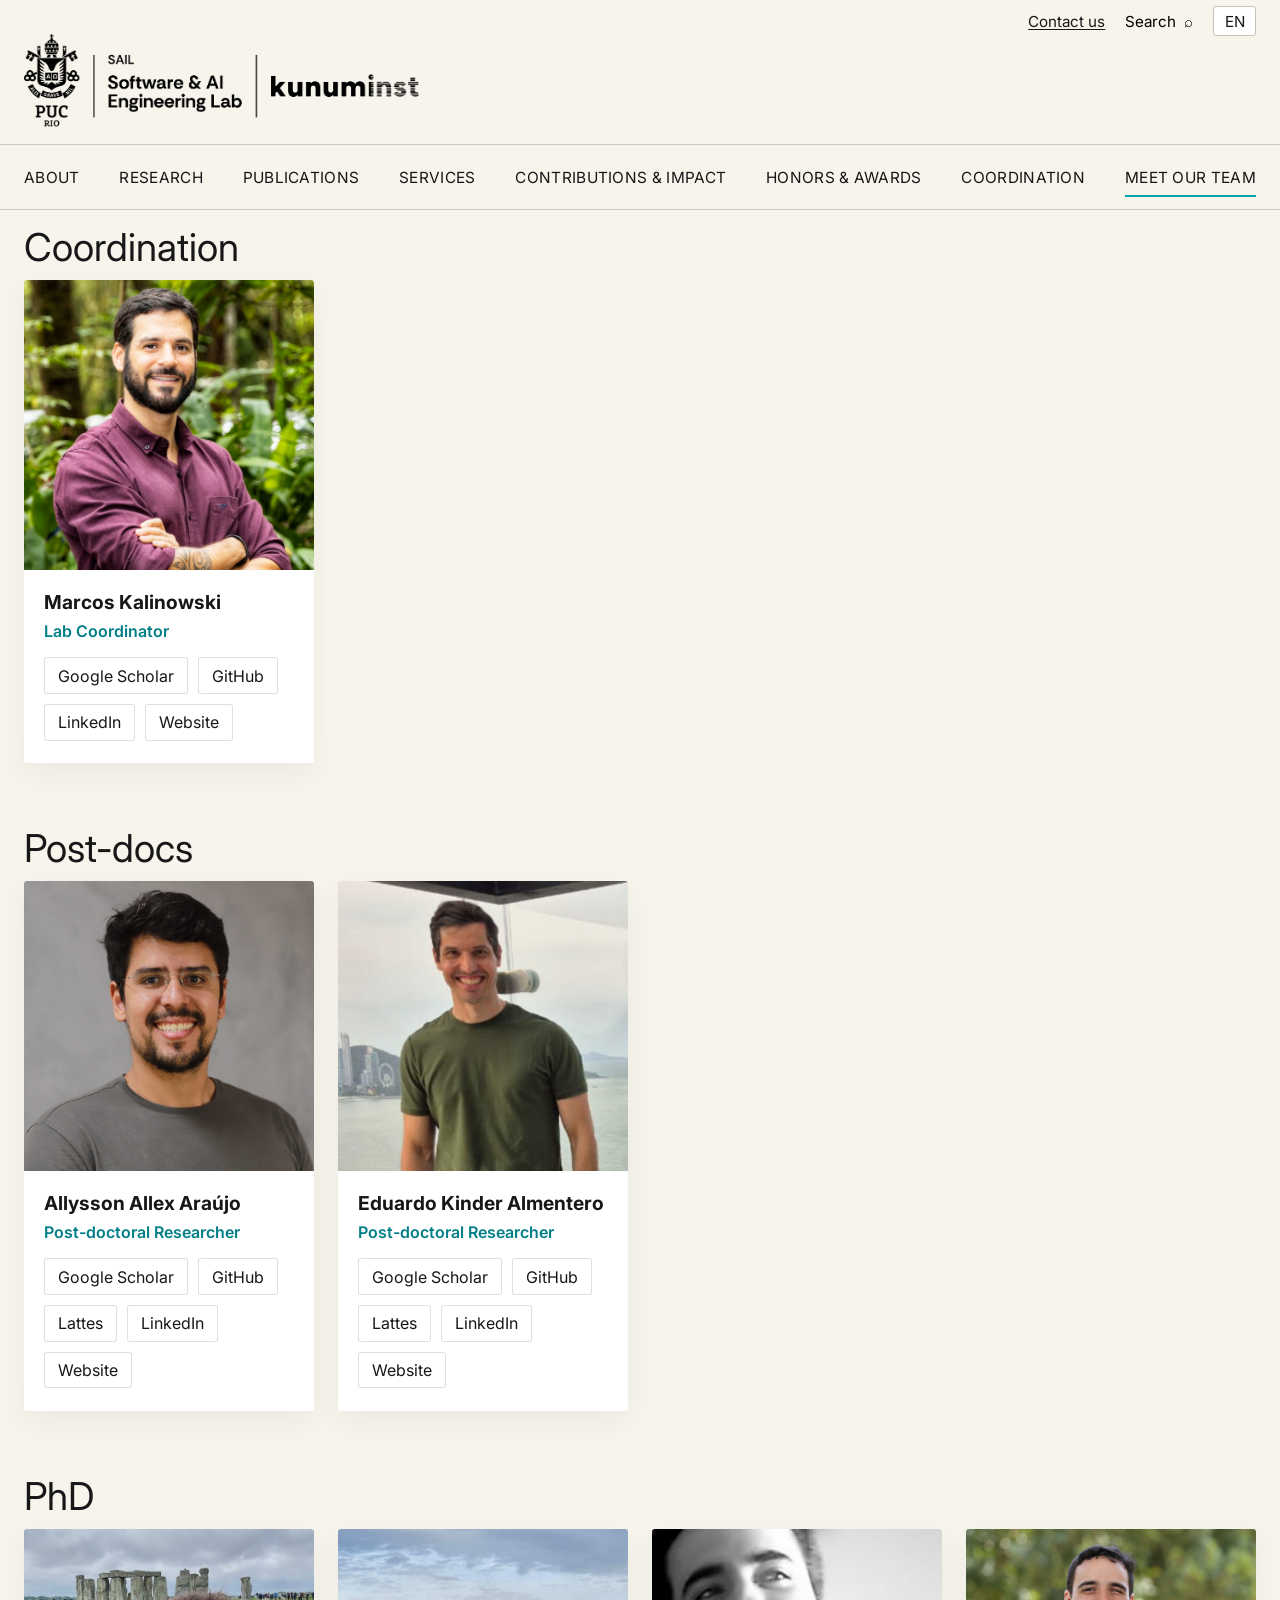
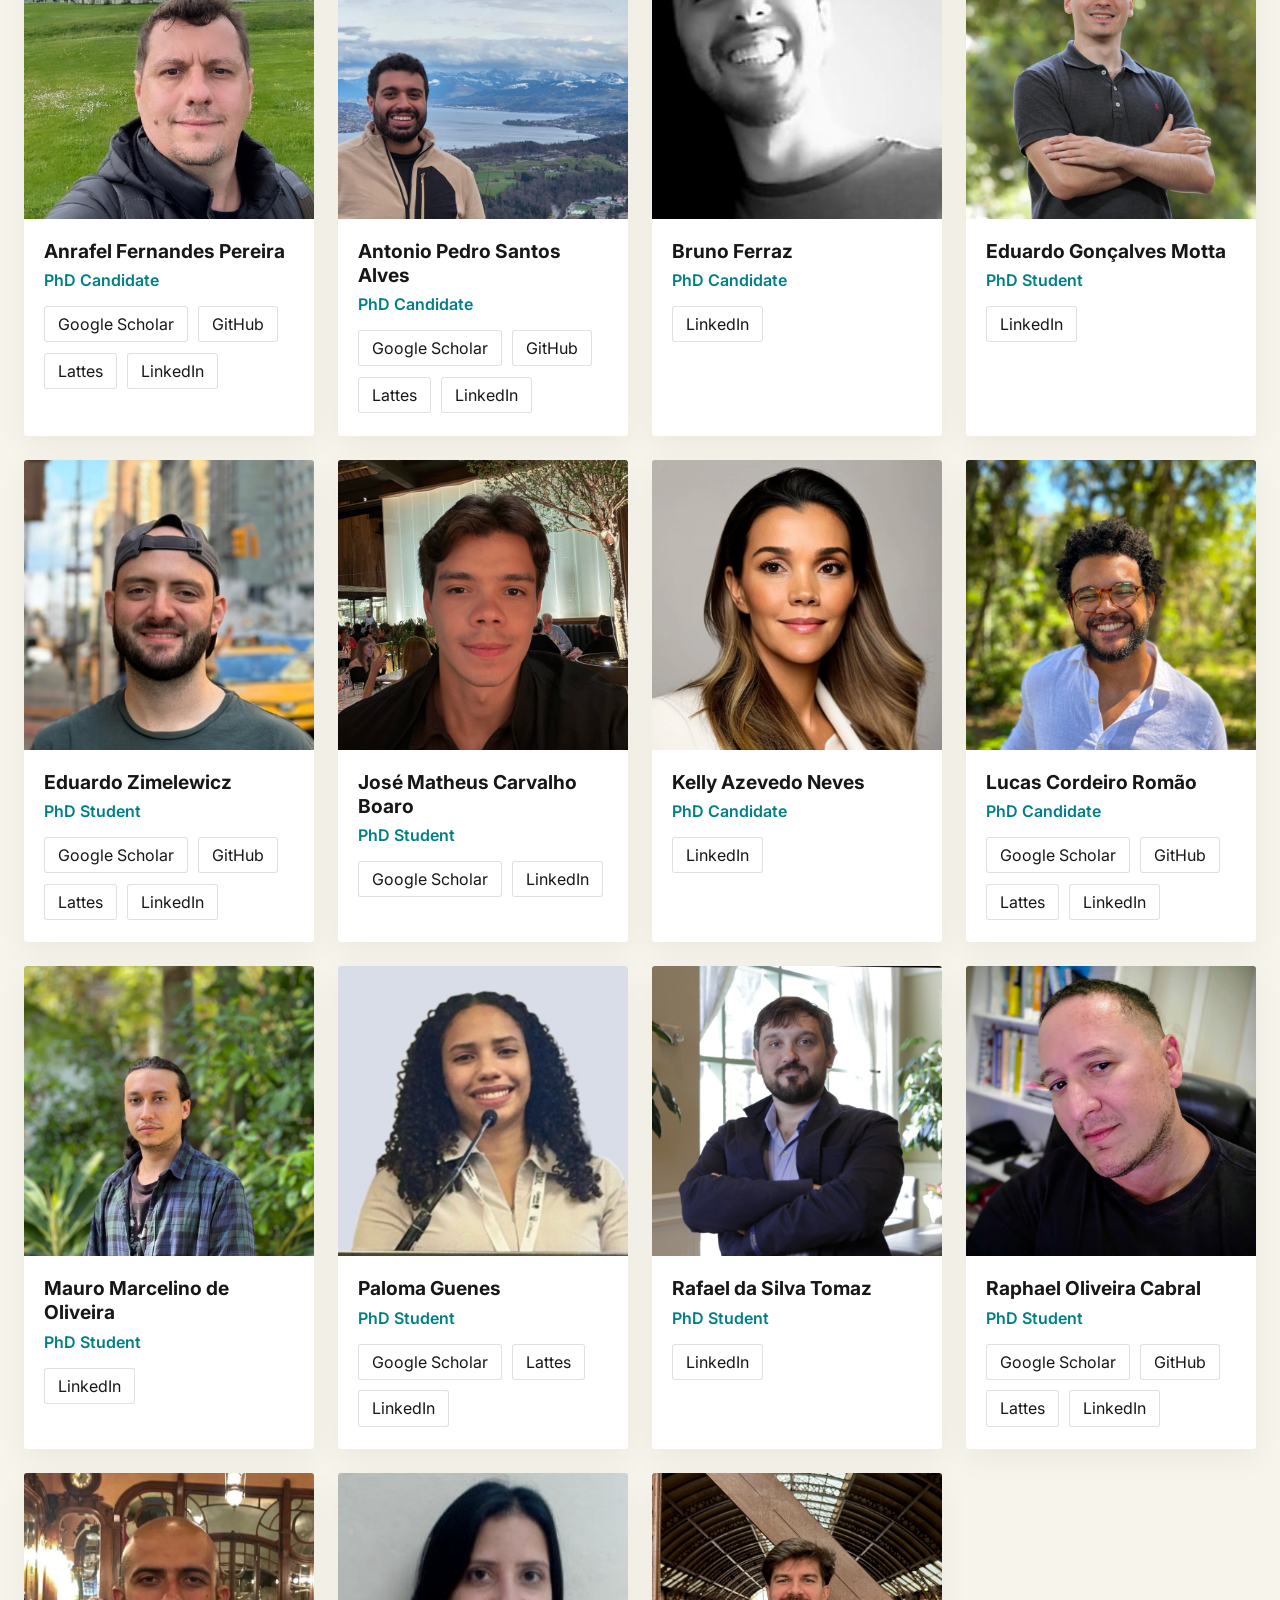
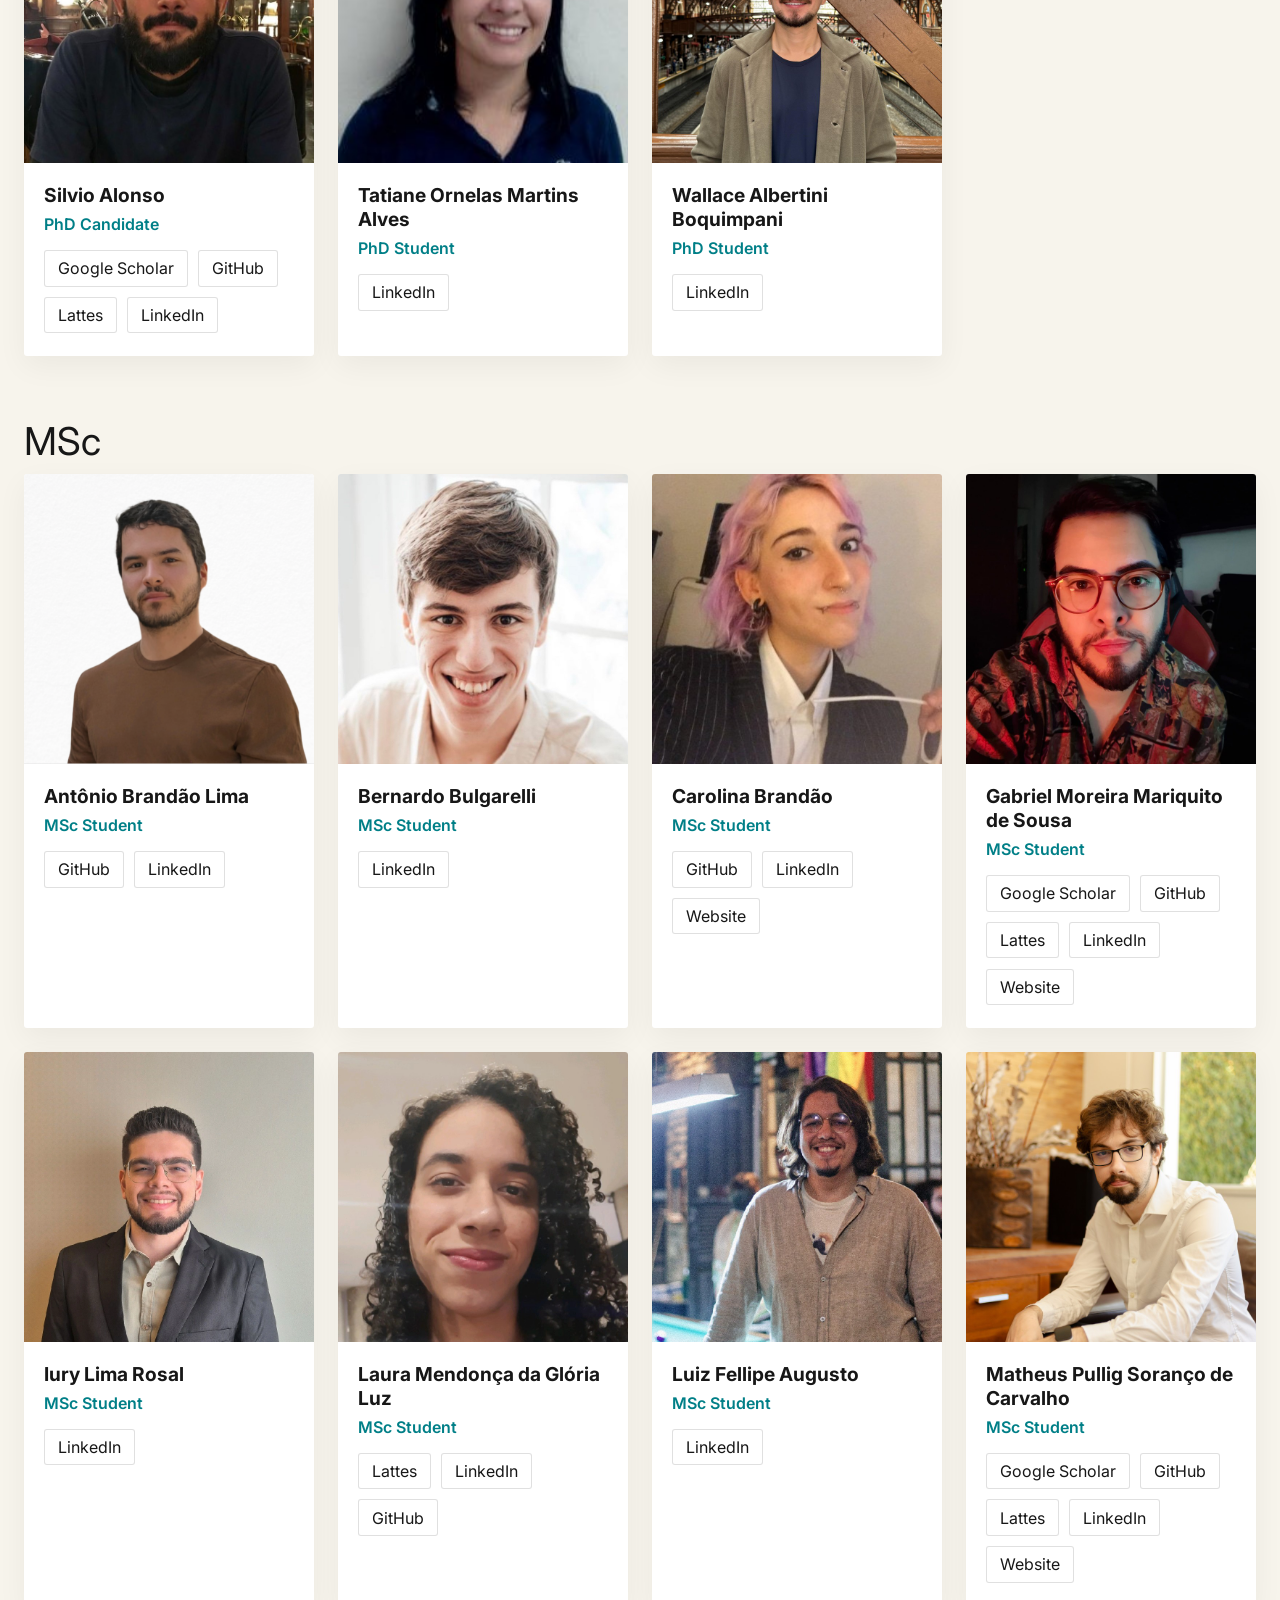
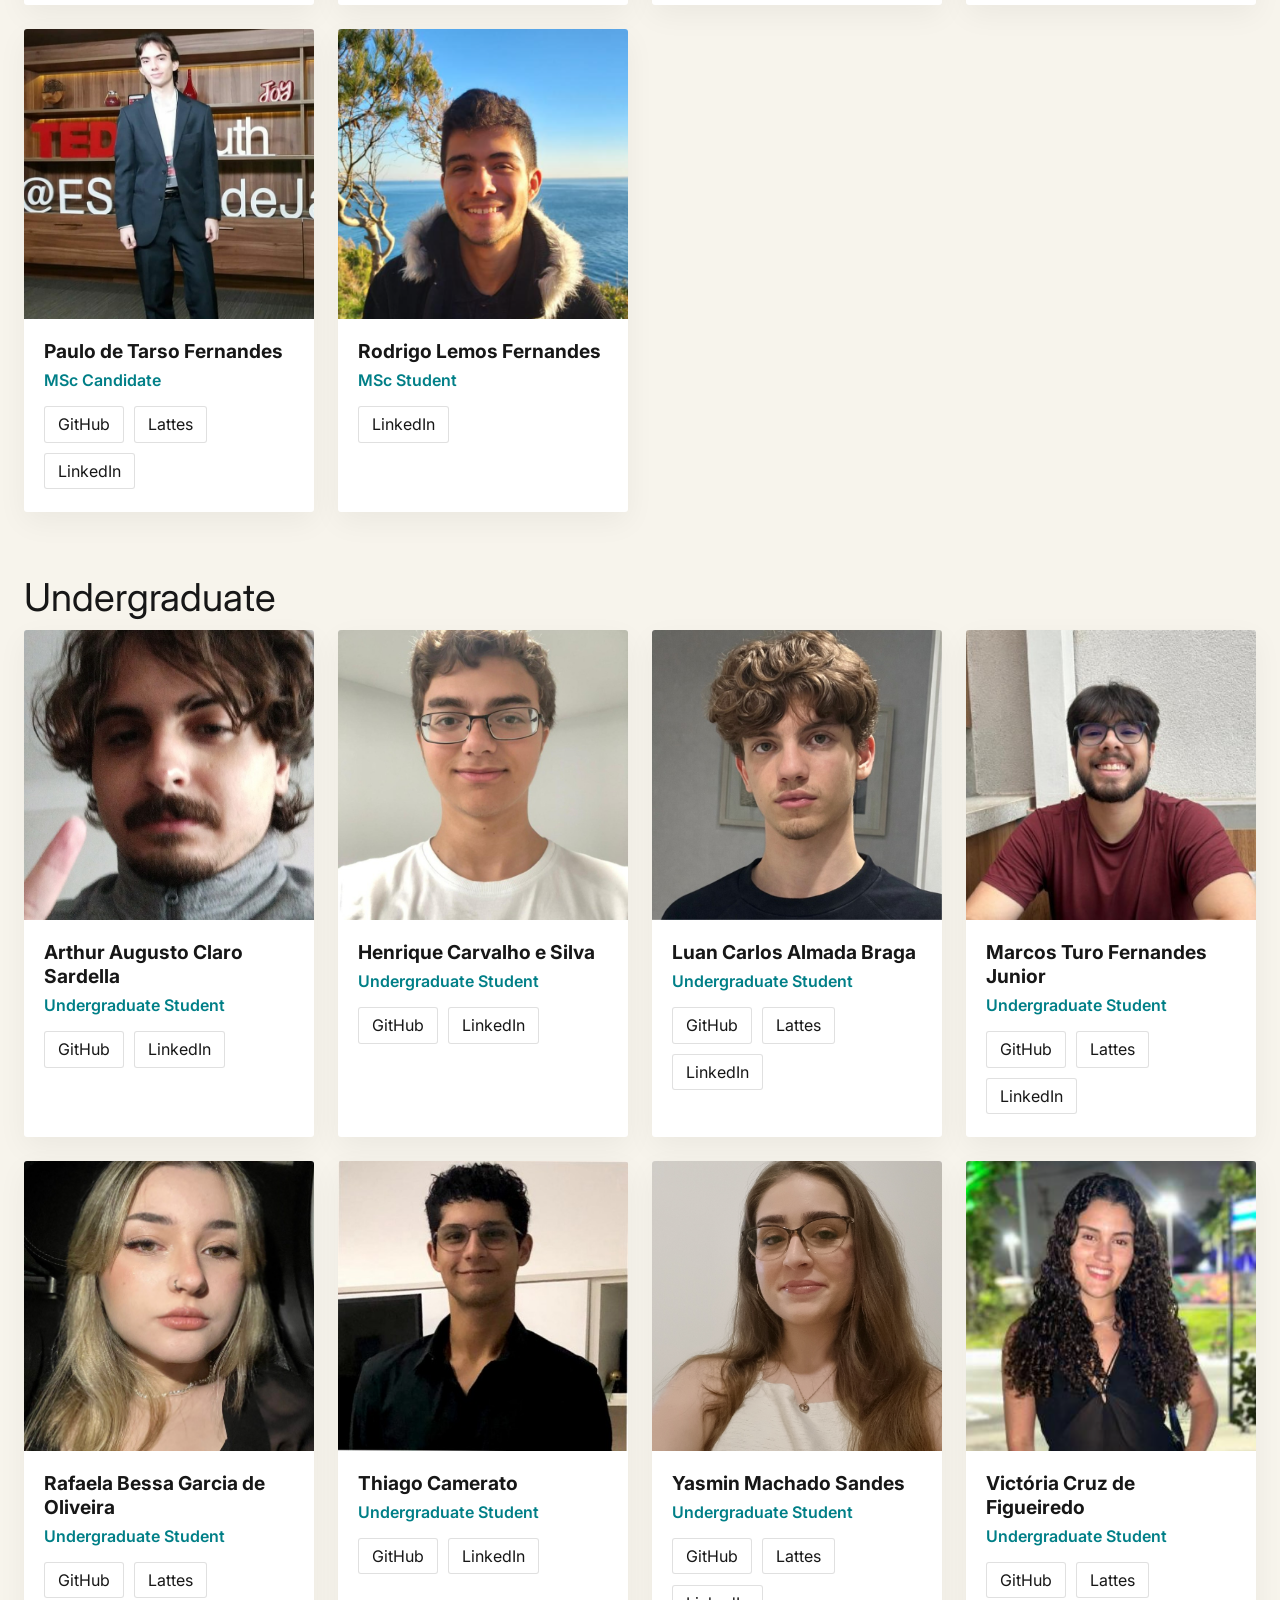
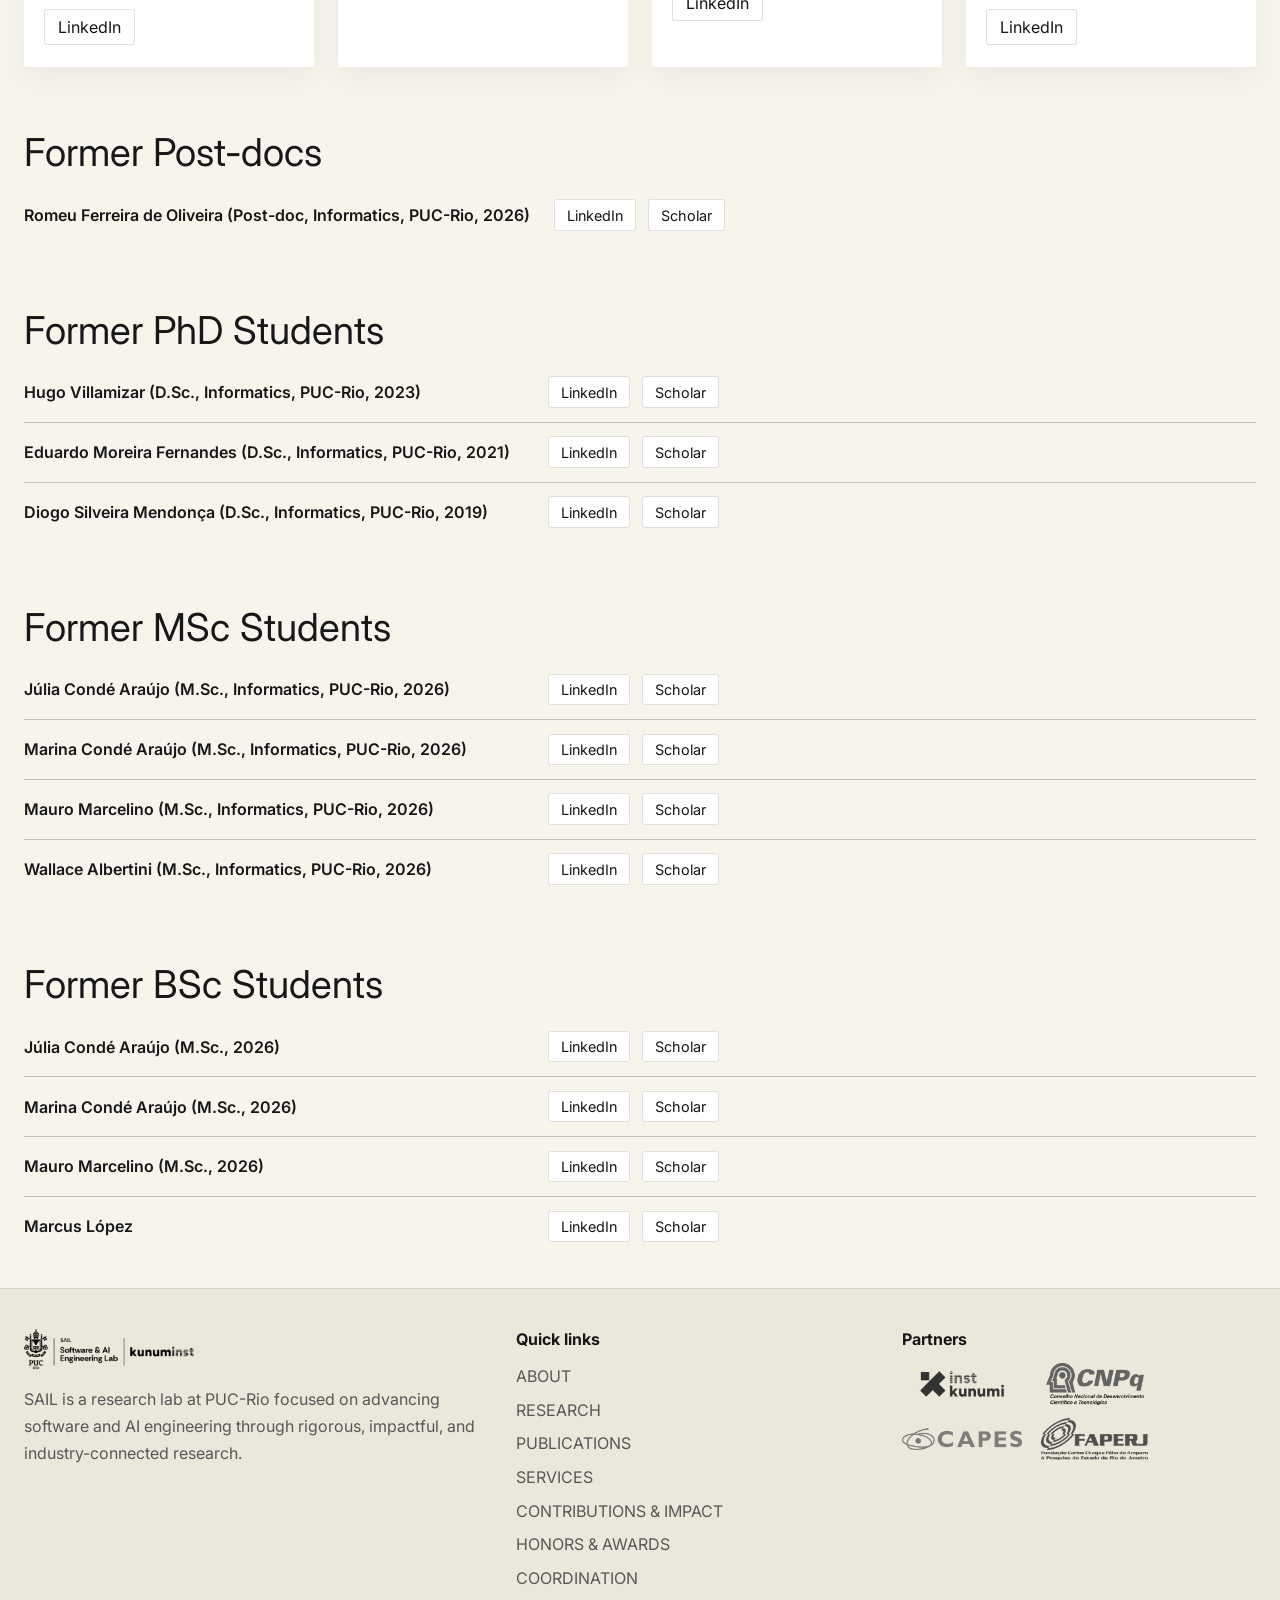
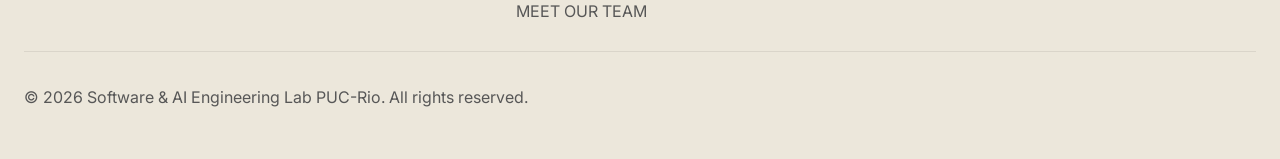
<file: team.html>
<!DOCTYPE html>
<html lang="en">
<head>
  <meta charset="UTF-8" />
  <meta name="viewport" content="width=device-width, initial-scale=1.0" />
  <title>Our Team · SAIL PUC-Rio</title>
  <meta name="description" content="Team page for SAIL PUC-Rio." />
  <link rel="preconnect" href="https://fonts.googleapis.com">
  <link rel="preconnect" href="https://fonts.gstatic.com" crossorigin>
  <link href="https://fonts.googleapis.com/css2?family=Inter:wght@400;500;600;700;800&family=Lora:wght@400;500;600;700&display=swap" rel="stylesheet">
  <link rel="stylesheet" href="css/main.css" />
  <link rel="icon" type="image/x-icon" href="./images/favicon.ico">
</head>
<body data-page="team">
  <header class="site-header" id="top">
    <div class="utility-bar">
      <div class="container utility-bar__inner">
        <a class="utility-link" data-bind="topContactLabel" href="index.html#contact">Contact us</a>
        <button class="search-toggle" id="searchToggle" type="button" aria-expanded="false" aria-controls="searchBox">
          Search
          <span aria-hidden="true">⌕</span>
        </button>
        <div class="language-chip" id="languageChip">EN</div>
      </div>
      <div class="container search-box" id="searchBox" hidden>
        <input id="siteSearch" type="search" placeholder="Search people, roles, and sections..." aria-label="Search site content">
        <div id="searchResults" class="search-results"></div>
      </div>
    </div>

    <div class="container branding-row">
      <div class="brand-group">
        <a class="brand-logo-link" id="institutionLink" href="index.html#top" rel="noreferrer">
          <img id="institutionLogo" class="brand-logo brand-logo--institution" src="./images/Logo.png" alt="Institution logo" />
        </a>
      </div>
      <button class="menu-toggle" id="menuToggle" type="button" aria-expanded="false" aria-controls="mainNav">Menu</button>
    </div>

    <div class="nav-wrap">
      <div class="container">
        <nav class="main-nav" id="mainNav" aria-label="Main navigation"></nav>
      </div>
    </div>
  </header>

  <main>

    <section class="section-spacing">
      <div class="container" id="teamGroups"></div>
    </section>

  </main>

  <footer class="site-footer">
    <div class="container footer-grid">
      <div>
        <img id="footerLogo" class="footer-logo" src="" alt="Footer logo" />
        <p class="footer-copy" id="footerDescription"></p>
      </div>
      <div>
        <h3 class="footer-heading">Quick links</h3>
        <div class="footer-links" id="footerLinks"></div>
      </div>
      <div>
        <h3 class="footer-heading">Partners</h3>
        <div class="partner-logos" id="partnerLogos"></div>
      </div>
    </div>
    <div class="container footer-bottom">
      <p id="footerCopyright"></p>
    </div>
  </footer>

  <template id="navLinkTemplate"><a class="main-nav__link"></a></template>

  <script src="./js/script.js" defer></script>
</body>
</html>
</file>
<file: css/main.css>
/* 1. Components from the index.html styles */
@import 'components/content.css';
@import 'components/contributions_and_impact.css';
@import 'components/footer.css';
@import 'components/hero_section.css';
@import 'components/news_card.css';
@import 'components/research_areas.css';
@import 'components/services.css';

/* 2. Page Specific styles */
@import 'pages/contributions_page.css';
@import 'pages/honors_awards_page.css';
@import 'pages/publications_page.css';
@import 'pages/team_page.css';

/* 3. Global site styles */
@import 'globals.css';

/* 4. Mobile size adjustments */
@import 'mobile_config.css';
</file>
